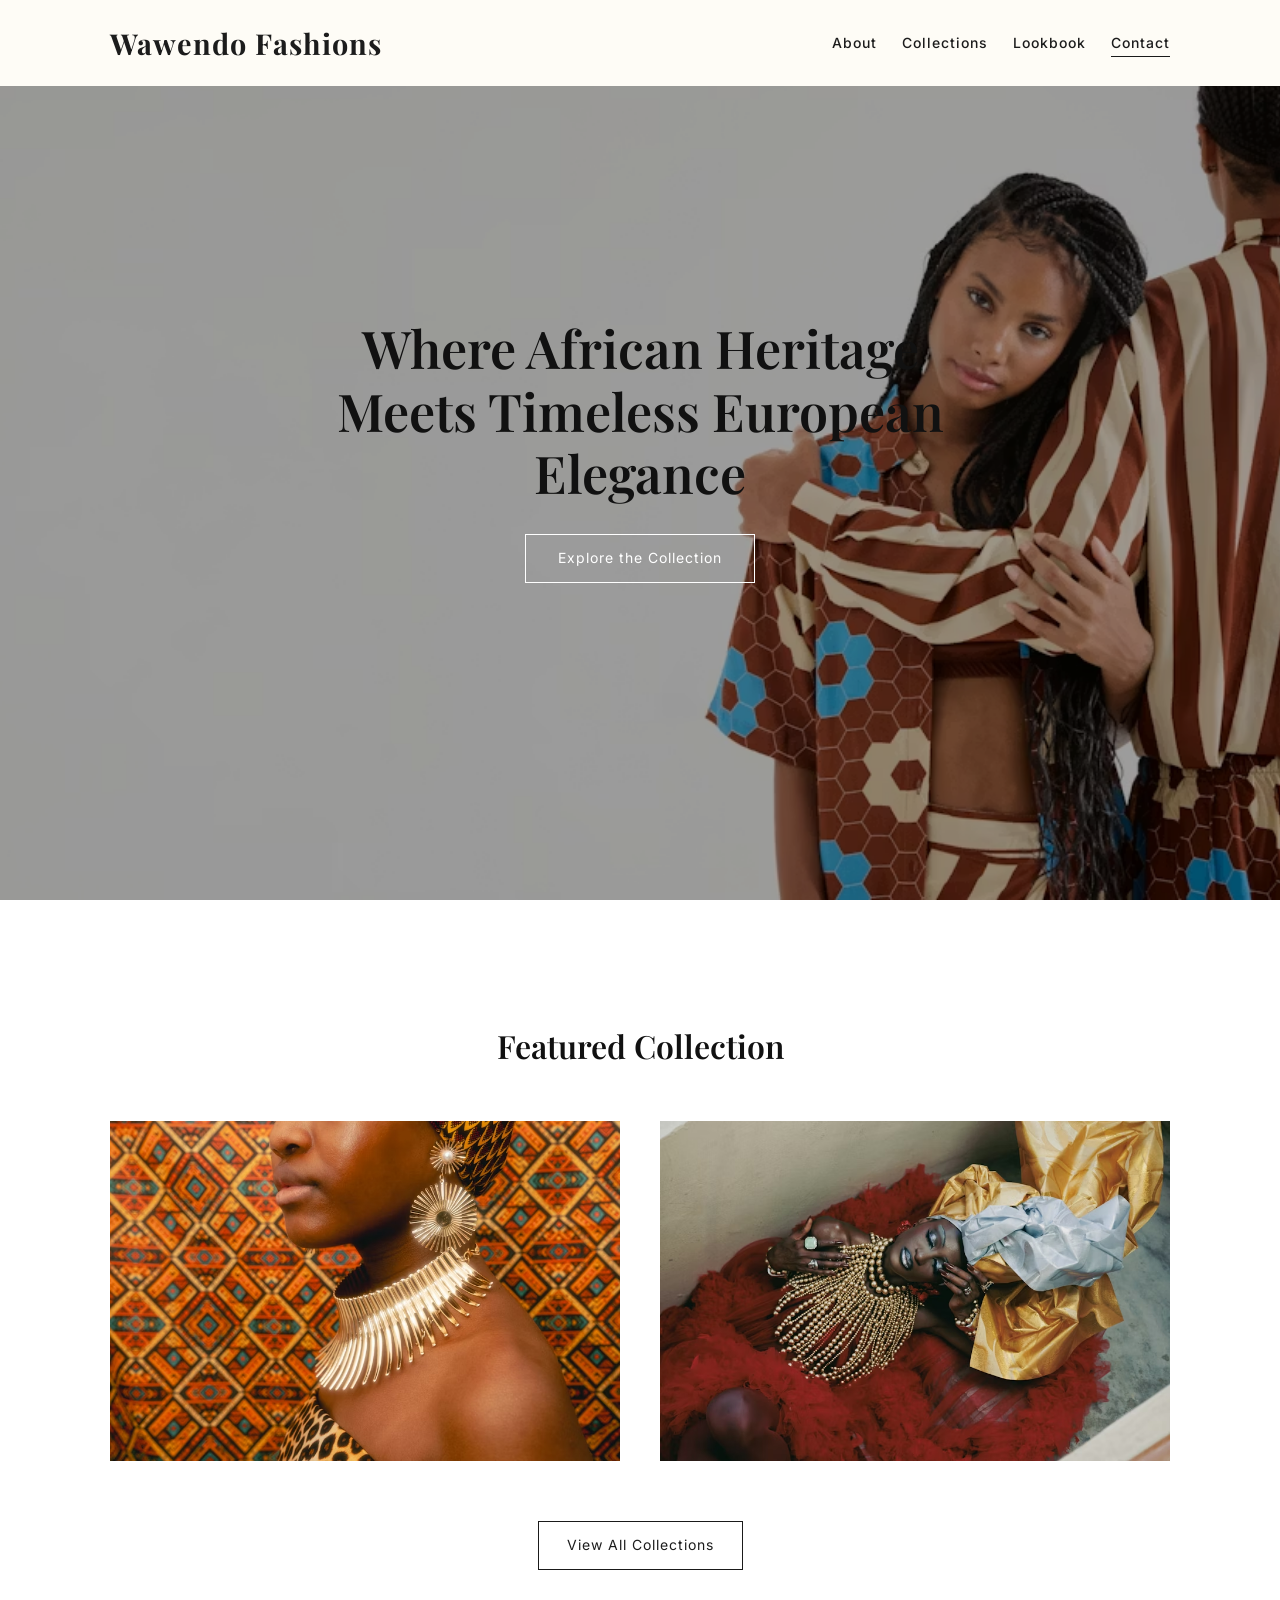
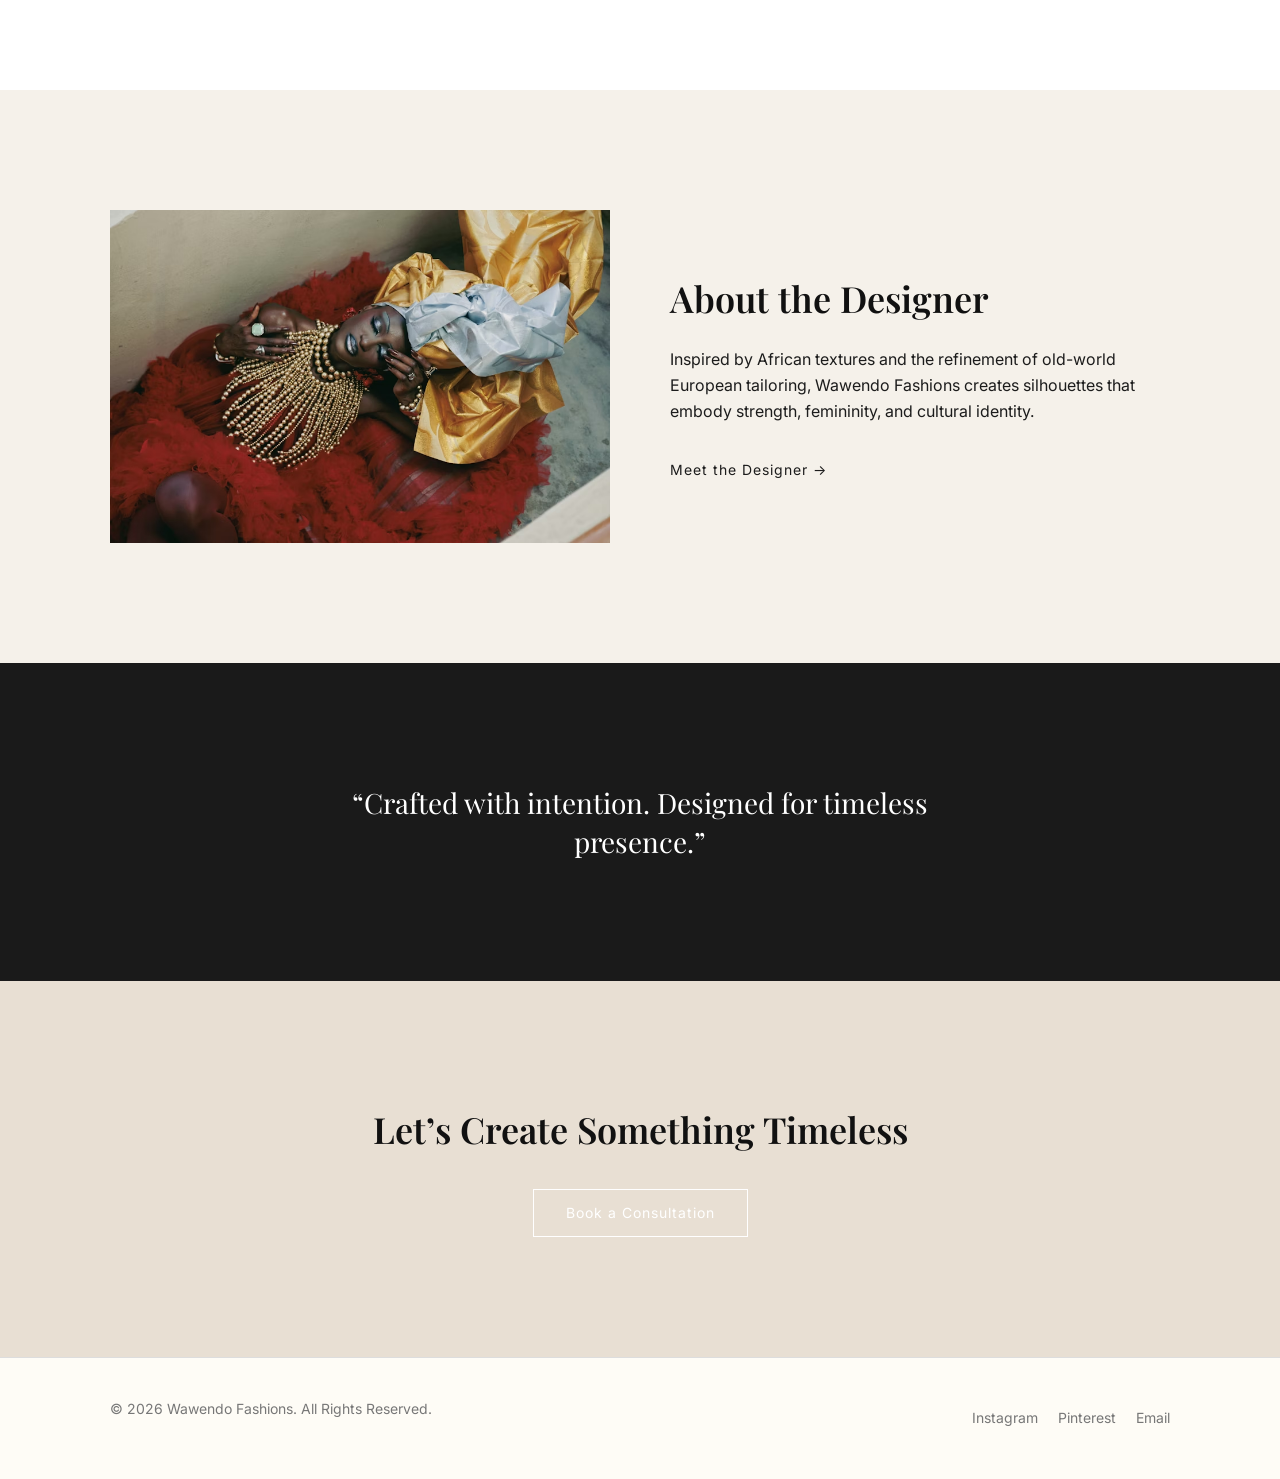
<file: index.html>
<!DOCTYPE html>
<html lang="en">
<head>
    <meta charset="UTF-8">
    <title>Wawendo Fashions | Modern Heritage Couture</title>
    <meta name="viewport" content="width=device-width, initial-scale=1.0">
    
    <!-- External CSS -->
    <link rel="stylesheet" href="styles.css">
    
    <!-- Google Fonts (Elegant Serif + Clean Sans) -->
    <link href="https://fonts.googleapis.com/css2?family=Playfair+Display:wght@400;600;700&family=Inter:wght@300;400;500&display=swap" rel="stylesheet">
</head>

<body>

    <!-- ================= NAVIGATION ================= -->
    <header class="header">
        <div class="container nav-container">
            <div class="logo">
                <a href="index.html">Wawendo Fashions</a>
            </div>

            <nav class="nav">
                <ul class="nav-links">
                    <li><a href="about.html">About</a></li>
                    <li><a href="collections.html">Collections</a></li>
                    <li><a href="lookbook.html">Lookbook</a></li>
                    <!-- <li><a href="services.html">Services</a></li> -->
                    <li><a href="contact.html" class="nav-cta">Contact</a></li>
                </ul>

                <!-- Mobile Menu Toggle -->
                <div class="menu-toggle" id="menu-toggle">
                    ☰
                </div>
            </nav>
        </div>
    </header>


    <!-- ================= HERO SECTION ================= -->
    <section class="hero">
        <div class="hero-overlay">
            <div class="hero-content">
                <h1>
                    Where African Heritage <br>
                    Meets Timeless European Elegance
                </h1>
                <a href="collections.html" class="btn-primary">
                    Explore the Collection
                </a>
            </div>
        </div>
    </section>


    <!-- ================= FEATURED COLLECTION PREVIEW ================= -->
    <section class="featured-collections">
        <div class="container">
            <h2 class="section-title">Featured Collection</h2>

            <div class="collection-grid">
                <div class="collection-item">
                    <img src="homepage.avif" alt="Editorial Look 1">
                </div>

                <div class="collection-item">
                    <img src="homepageimage.avif" alt="Editorial Look 2">
                </div>
            </div>

            <div class="collection-link">
                <a href="collections.html" class="btn-outline">
                    View All Collections
                </a>
            </div>
        </div>
    </section>


    <!-- ================= ABOUT PREVIEW ================= -->
    <section class="about-preview">
        <div class="container about-grid">

            <div class="about-image">
                <img src="homepageimage.avif" alt="Designer Portrait">
            </div>

            <div class="about-text">
                <h2>About the Designer</h2>
                <p>
                    Inspired by African textures and the refinement of old-world European tailoring,
                    Wawendo Fashions creates silhouettes that embody strength, femininity,
                    and cultural identity.
                </p>

                <a href="about.html" class="btn-text">
                    Meet the Designer →
                </a>
            </div>

        </div>
    </section>


    <!-- ================= TESTIMONIAL / BRAND STATEMENT ================= -->
    <section class="testimonial">
        <div class="container">
            <blockquote>
                “Crafted with intention. Designed for timeless presence.”
            </blockquote>
        </div>
    </section>


    <!-- ================= CALL TO ACTION ================= -->
    <section class="cta-section">
        <div class="container cta-content">
            <h2>Let’s Create Something Timeless</h2>
            <a href="contact.html" class="btn-primary">
                Book a Consultation
            </a>
        </div>
    </section>


    <!-- ================= FOOTER ================= -->
    <footer class="footer">
        <div class="container footer-content">
            <p>© 2026 Wawendo Fashions. All Rights Reserved.</p>

            <div class="social-links">
                <a href="#">Instagram</a>
                <a href="#">Pinterest</a>
                <a href="#">Email</a>
            </div>
        </div>
    </footer>


    <!-- ================= JS ================= -->
    <script src="main.js"></script>

</body>
</html>
</file>
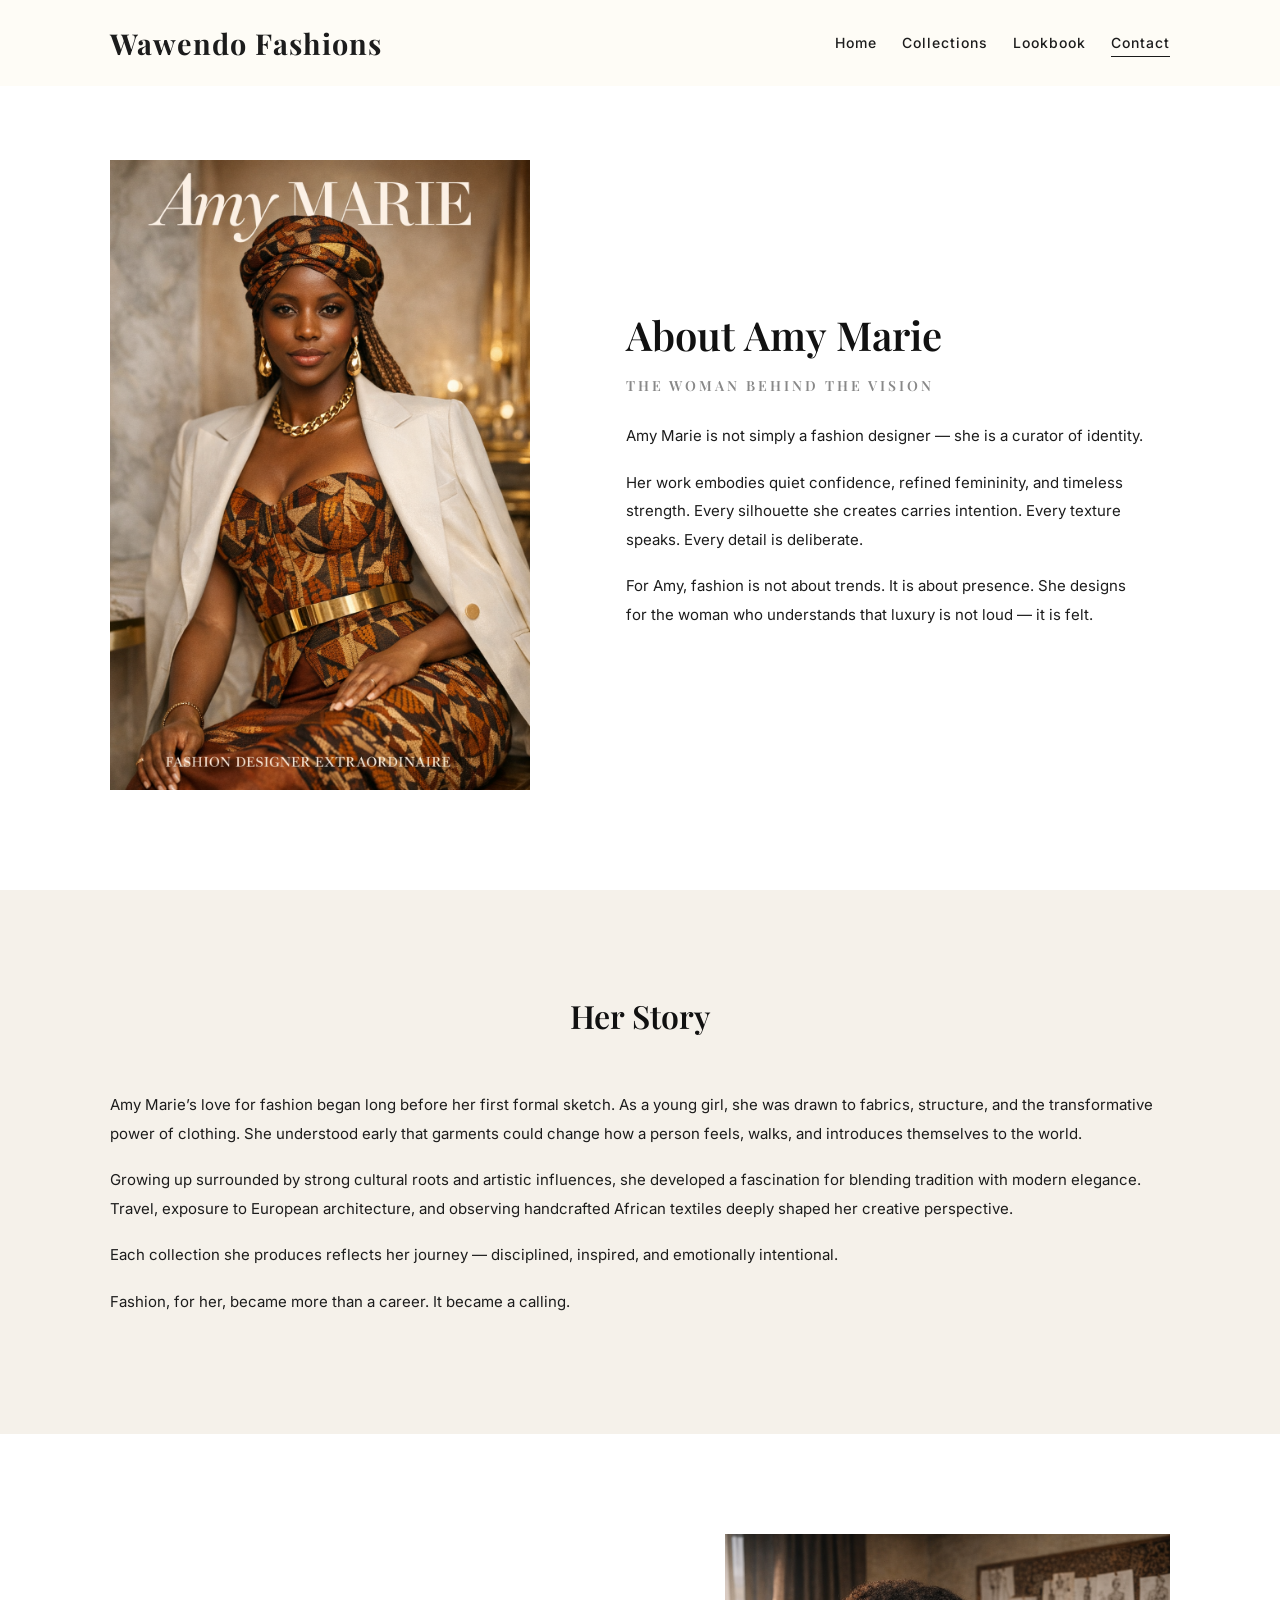
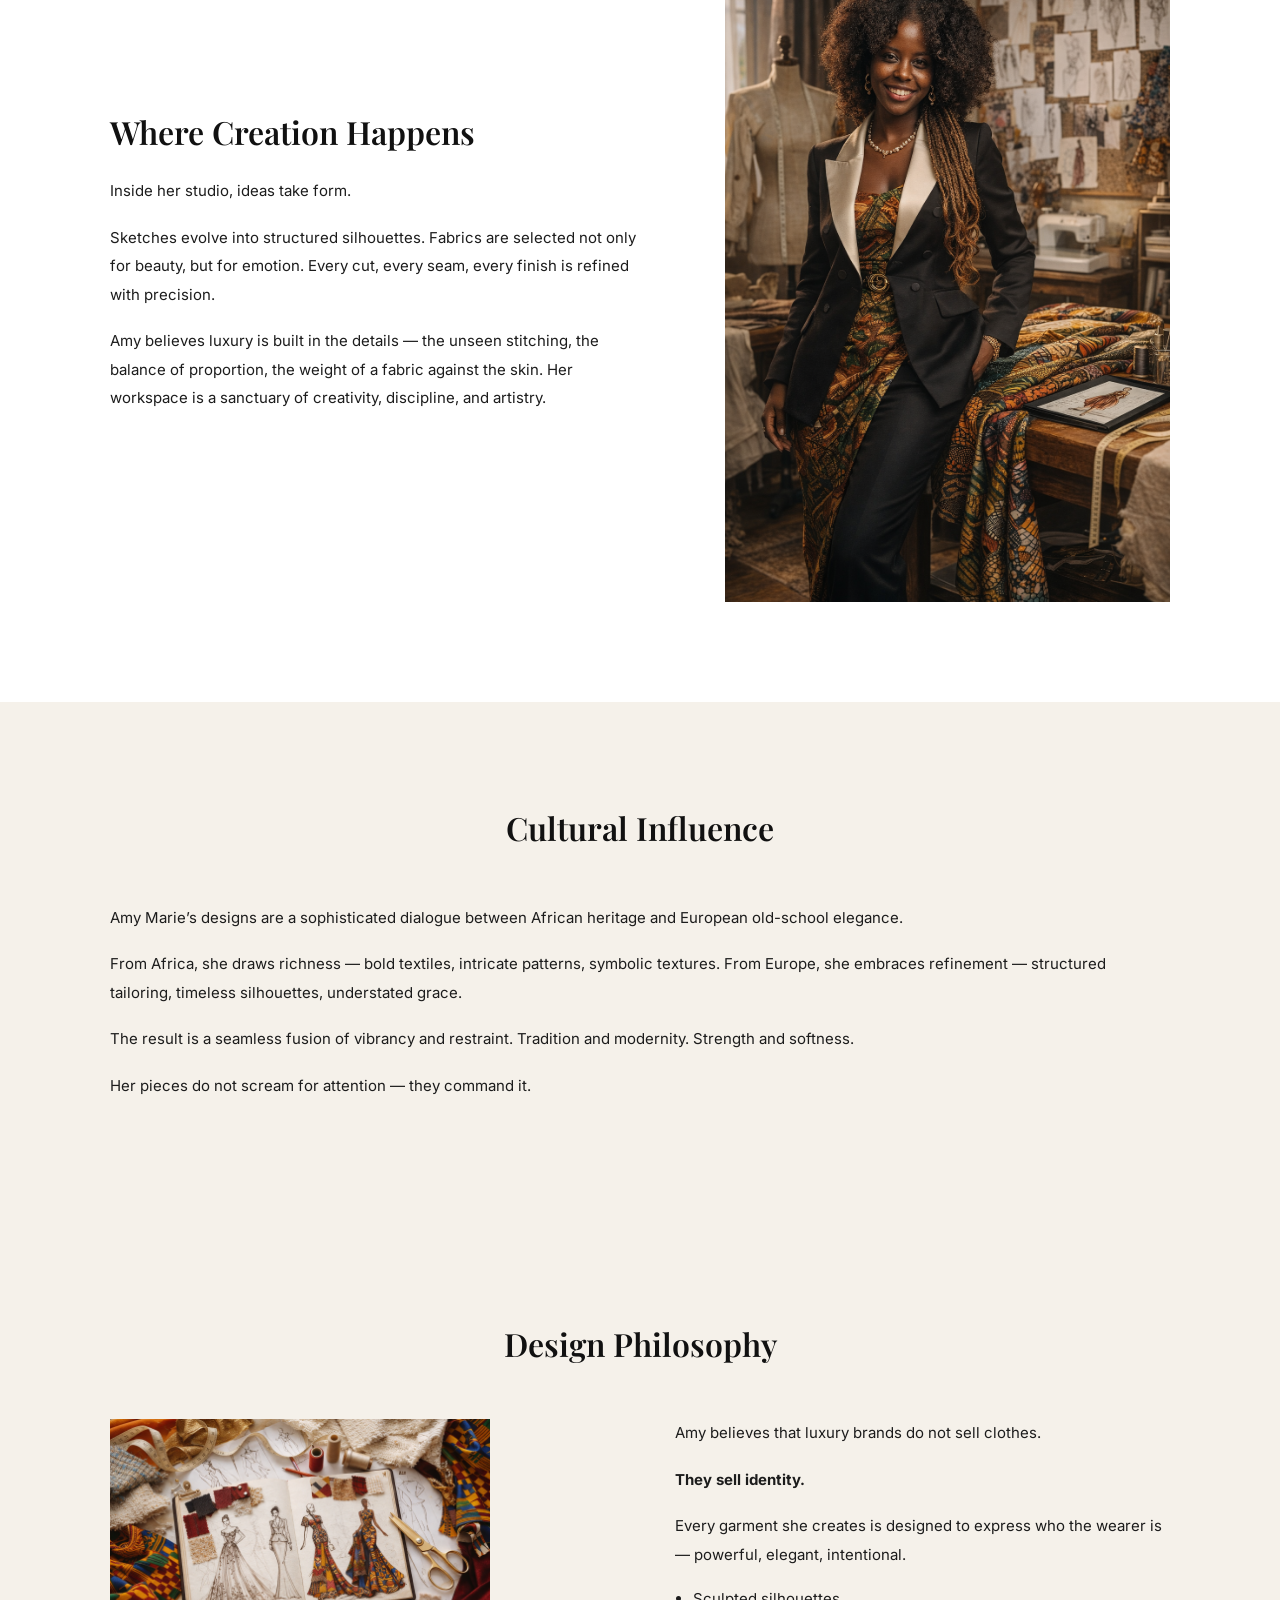
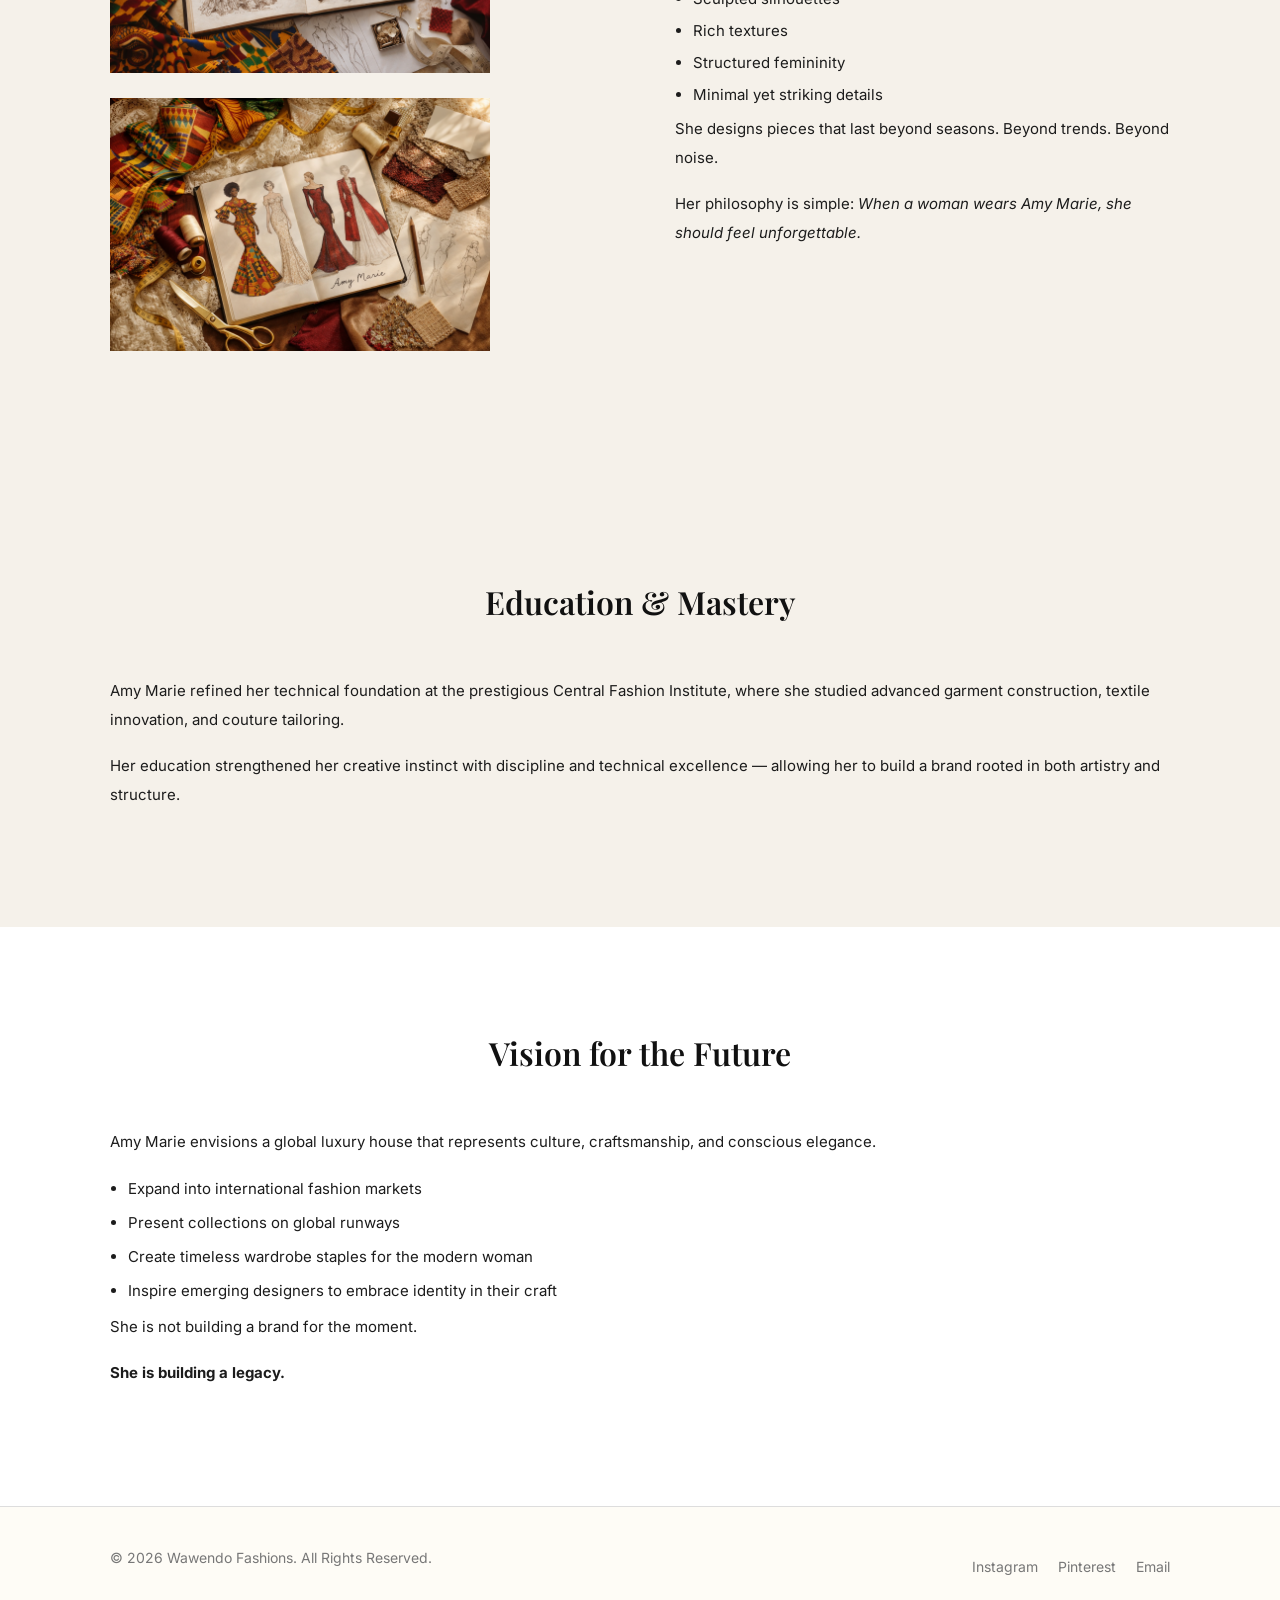
<file: about.html>
<!DOCTYPE html>
<html lang="en">
<head>
    <meta charset="UTF-8">
    <title>About Amy Marie | Wawendo Fashions</title>
    <meta name="viewport" content="width=device-width, initial-scale=1.0">
    
    <link rel="stylesheet" href="styles.css">
    
    <!-- Fonts -->
    <link href="https://fonts.googleapis.com/css2?family=Playfair+Display:wght@400;600;700&family=Inter:wght@300;400;500&display=swap" rel="stylesheet">
</head>

<body>

<!-- ================= HEADER ================= -->

<header class="header">
    <div class="container nav-container">
        <div class="logo">
            <a href="index.html">Wawendo Fashions</a>
        </div>

        <nav class="nav">
            <ul class="nav-links">
                <li><a href="index.html">Home</a></li>
                <!-- <li><a href="about.html">About</a></li> -->
                <li><a href="collections.html">Collections</a></li>
                <li><a href="lookbook.html">Lookbook</a></li>
                <!-- <li><a href="services.html">Services</a></li> -->
                <li><a href="contact.html" class="nav-cta">Contact</a></li>
            </ul>

            <div class="menu-toggle" id="menu-toggle">
                ☰
            </div>
        </nav>
    </div>
</header>


<!-- ================= HERO / INTRO ================= -->

<section class="about-hero-section">
    <div class="container about-hero-grid">
        
        <div class="about-hero-image">
            <img src="Portrait.png" alt="Amy Marie Portrait">
        </div>

        <div class="about-hero-text">
            <h1>About Amy Marie</h1>
            <h3 class="subtitle">The Woman Behind the Vision</h3>

            <p>
                Amy Marie is not simply a fashion designer — she is a curator of identity.
            </p>

            <p>
                Her work embodies quiet confidence, refined femininity, and timeless strength.
                Every silhouette she creates carries intention. Every texture speaks.
                Every detail is deliberate.
            </p>

            <p>
                For Amy, fashion is not about trends. It is about presence.
                She designs for the woman who understands that luxury is not loud — it is felt.
            </p>
        </div>

    </div>
</section>


<!-- ================= HER STORY ================= -->

<section class="about-section">
    <div class="container narrow-container">

        <h2 class="section-title">Her Story</h2>

        <p>
            Amy Marie’s love for fashion began long before her first formal sketch.
            As a young girl, she was drawn to fabrics, structure, and the transformative power of clothing.
            She understood early that garments could change how a person feels, walks,
            and introduces themselves to the world.
        </p>

        <p>
            Growing up surrounded by strong cultural roots and artistic influences,
            she developed a fascination for blending tradition with modern elegance.
            Travel, exposure to European architecture, and observing handcrafted African textiles
            deeply shaped her creative perspective.
        </p>

        <p>
            Each collection she produces reflects her journey — disciplined, inspired,
            and emotionally intentional.
        </p>

        <p>
            Fashion, for her, became more than a career. It became a calling.
        </p>

    </div>
</section>


<!-- ================= STUDIO SECTION ================= -->

<section class="studio-section">
    <div class="container about-hero-grid">

        <div class="studio-text">
            <h2>Where Creation Happens</h2>

            <p>
                Inside her studio, ideas take form.
            </p>

            <p>
                Sketches evolve into structured silhouettes. Fabrics are selected not only for beauty,
                but for emotion. Every cut, every seam, every finish is refined with precision.
            </p>

            <p>
                Amy believes luxury is built in the details — the unseen stitching,
                the balance of proportion, the weight of a fabric against the skin.
                Her workspace is a sanctuary of creativity, discipline, and artistry.
            </p>
        </div>

        <div class="studio-image">
            <img src="Studio.png" alt="Amy Marie Studio">
        </div>

    </div>
</section>


<!-- ================= CULTURAL INFLUENCE ================= -->

<section class="about-section">
    <div class="container narrow-container">

        <h2 class="section-title">Cultural Influence</h2>

        <p>
            Amy Marie’s designs are a sophisticated dialogue between African heritage
            and European old-school elegance.
        </p>

        <p>
            From Africa, she draws richness — bold textiles, intricate patterns, symbolic textures.
            From Europe, she embraces refinement — structured tailoring,
            timeless silhouettes, understated grace.
        </p>

        <p>
            The result is a seamless fusion of vibrancy and restraint.
            Tradition and modernity. Strength and softness.
        </p>

        <p>
            Her pieces do not scream for attention — they command it.
        </p>

    </div>
</section>


<!-- ================= DESIGN PHILOSOPHY ================= -->

<section class="philosophy-section">
    <div class="container">

        <h2 class="section-title">Design Philosophy</h2>

        <div class="philosophy-grid">

            <div class="philosophy-images">
                <img src="Inspiration.png" alt="Inspiration Image">
                <img src="creative2.png" alt="Creative Process">
            </div>

            <div class="philosophy-text">
                <p>
                    Amy believes that luxury brands do not sell clothes.
                </p>

                <p><strong>They sell identity.</strong></p>

                <p>
                    Every garment she creates is designed to express who the wearer is —
                    powerful, elegant, intentional.
                </p>

                <ul>
                    <li>Sculpted silhouettes</li>
                    <li>Rich textures</li>
                    <li>Structured femininity</li>
                    <li>Minimal yet striking details</li>
                </ul>

                <p>
                    She designs pieces that last beyond seasons.
                    Beyond trends. Beyond noise.
                </p>

                <p>
                    Her philosophy is simple:
                    <em>When a woman wears Amy Marie, she should feel unforgettable.</em>
                </p>
            </div>

        </div>
    </div>
</section>


<!-- ================= EDUCATION ================= -->

<section class="about-section">
    <div class="container narrow-container">

        <h2 class="section-title">Education & Mastery</h2>

        <p>
            Amy Marie refined her technical foundation at the prestigious Central Fashion Institute,
            where she studied advanced garment construction, textile innovation,
            and couture tailoring.
        </p>

        <p>
            Her education strengthened her creative instinct with discipline
            and technical excellence — allowing her to build a brand rooted
            in both artistry and structure.
        </p>

    </div>
</section>


<!-- ================= VISION ================= -->

<section class="about-section final-section">
    <div class="container narrow-container">

        <h2 class="section-title">Vision for the Future</h2>

        <p>
            Amy Marie envisions a global luxury house that represents culture,
            craftsmanship, and conscious elegance.
        </p>

        <ul>
            <li>Expand into international fashion markets</li>
            <li>Present collections on global runways</li>
            <li>Create timeless wardrobe staples for the modern woman</li>
            <li>Inspire emerging designers to embrace identity in their craft</li>
        </ul>

        <p>
            She is not building a brand for the moment.
        </p>

        <p><strong>She is building a legacy.</strong></p>

    </div>
</section>


<!-- ================= FOOTER ================= -->

<footer class="footer">
    <div class="container footer-content">
        <p>© 2026 Wawendo Fashions. All Rights Reserved.</p>

        <div class="social-links">
            <a href="#">Instagram</a>
            <a href="#">Pinterest</a>
            <a href="#">Email</a>
        </div>
    </div>
</footer>


<script src="main.js"></script>

</body>
</html>
</file>
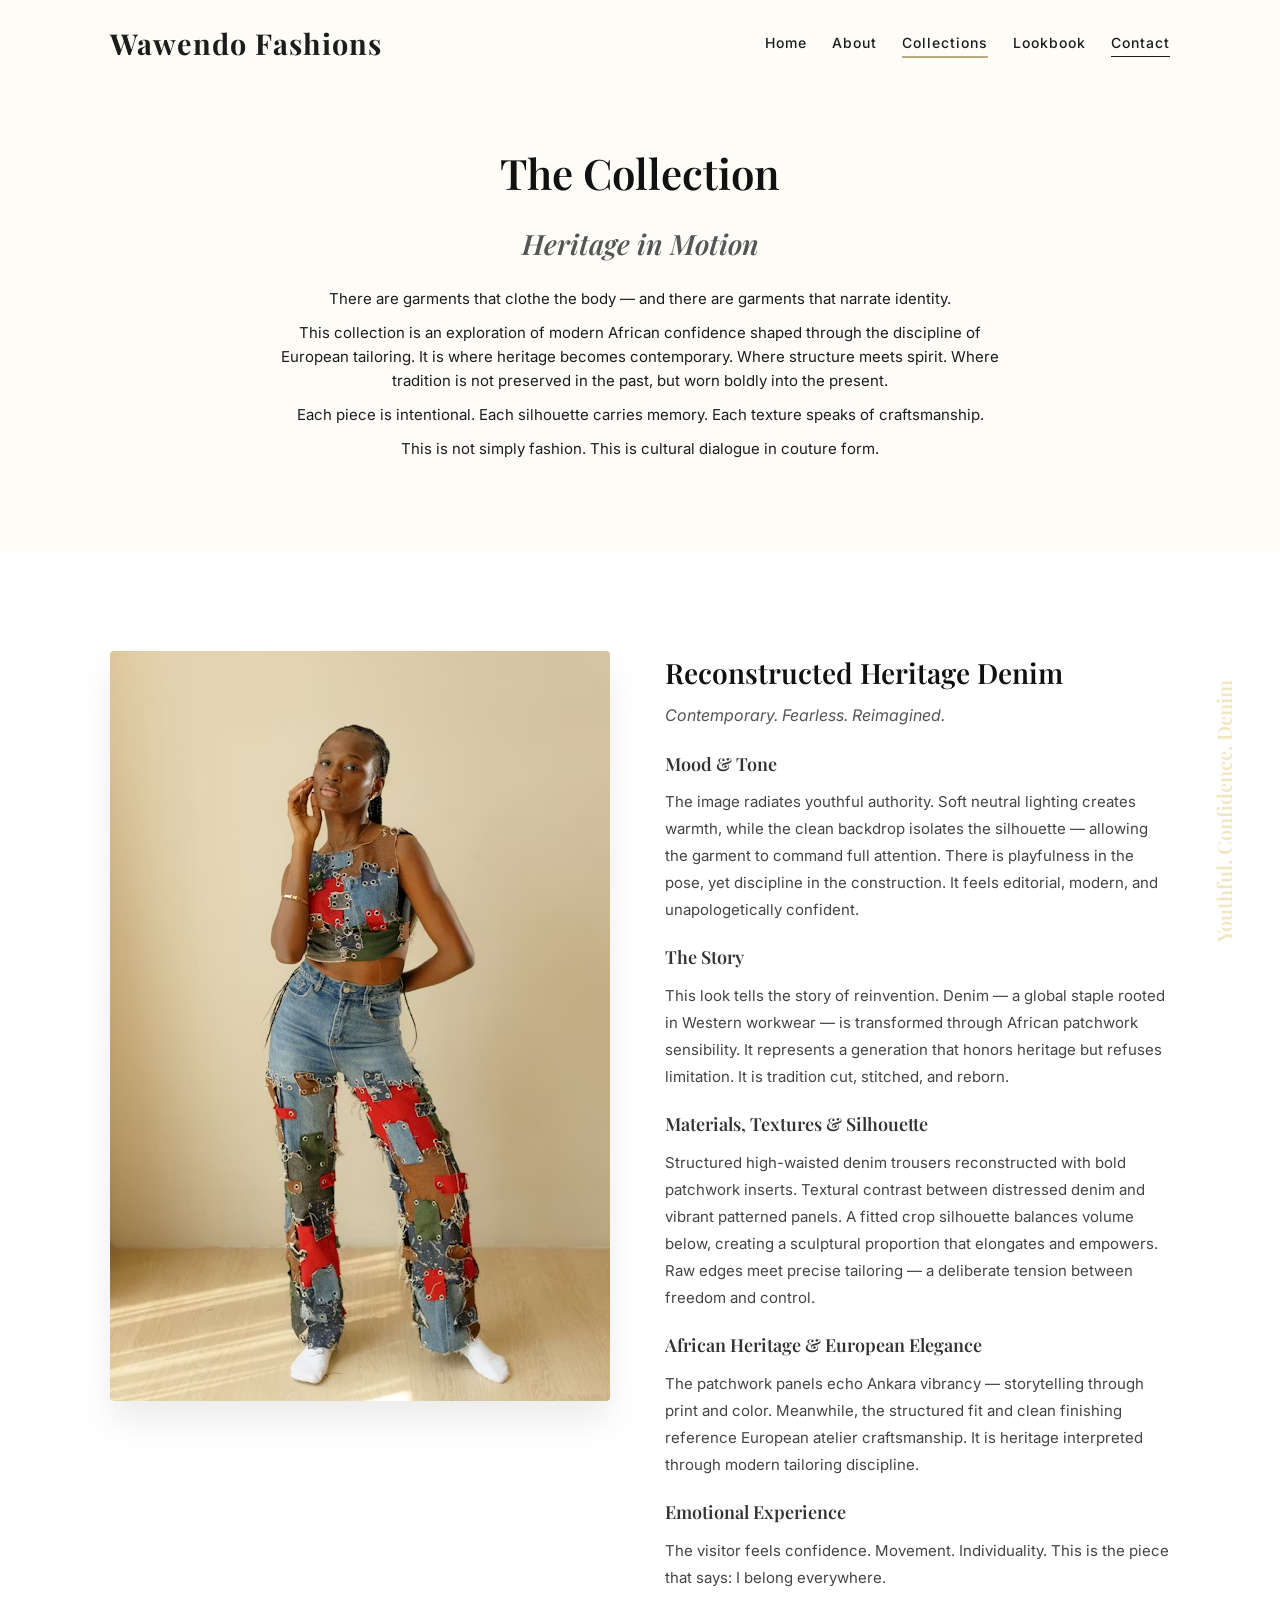
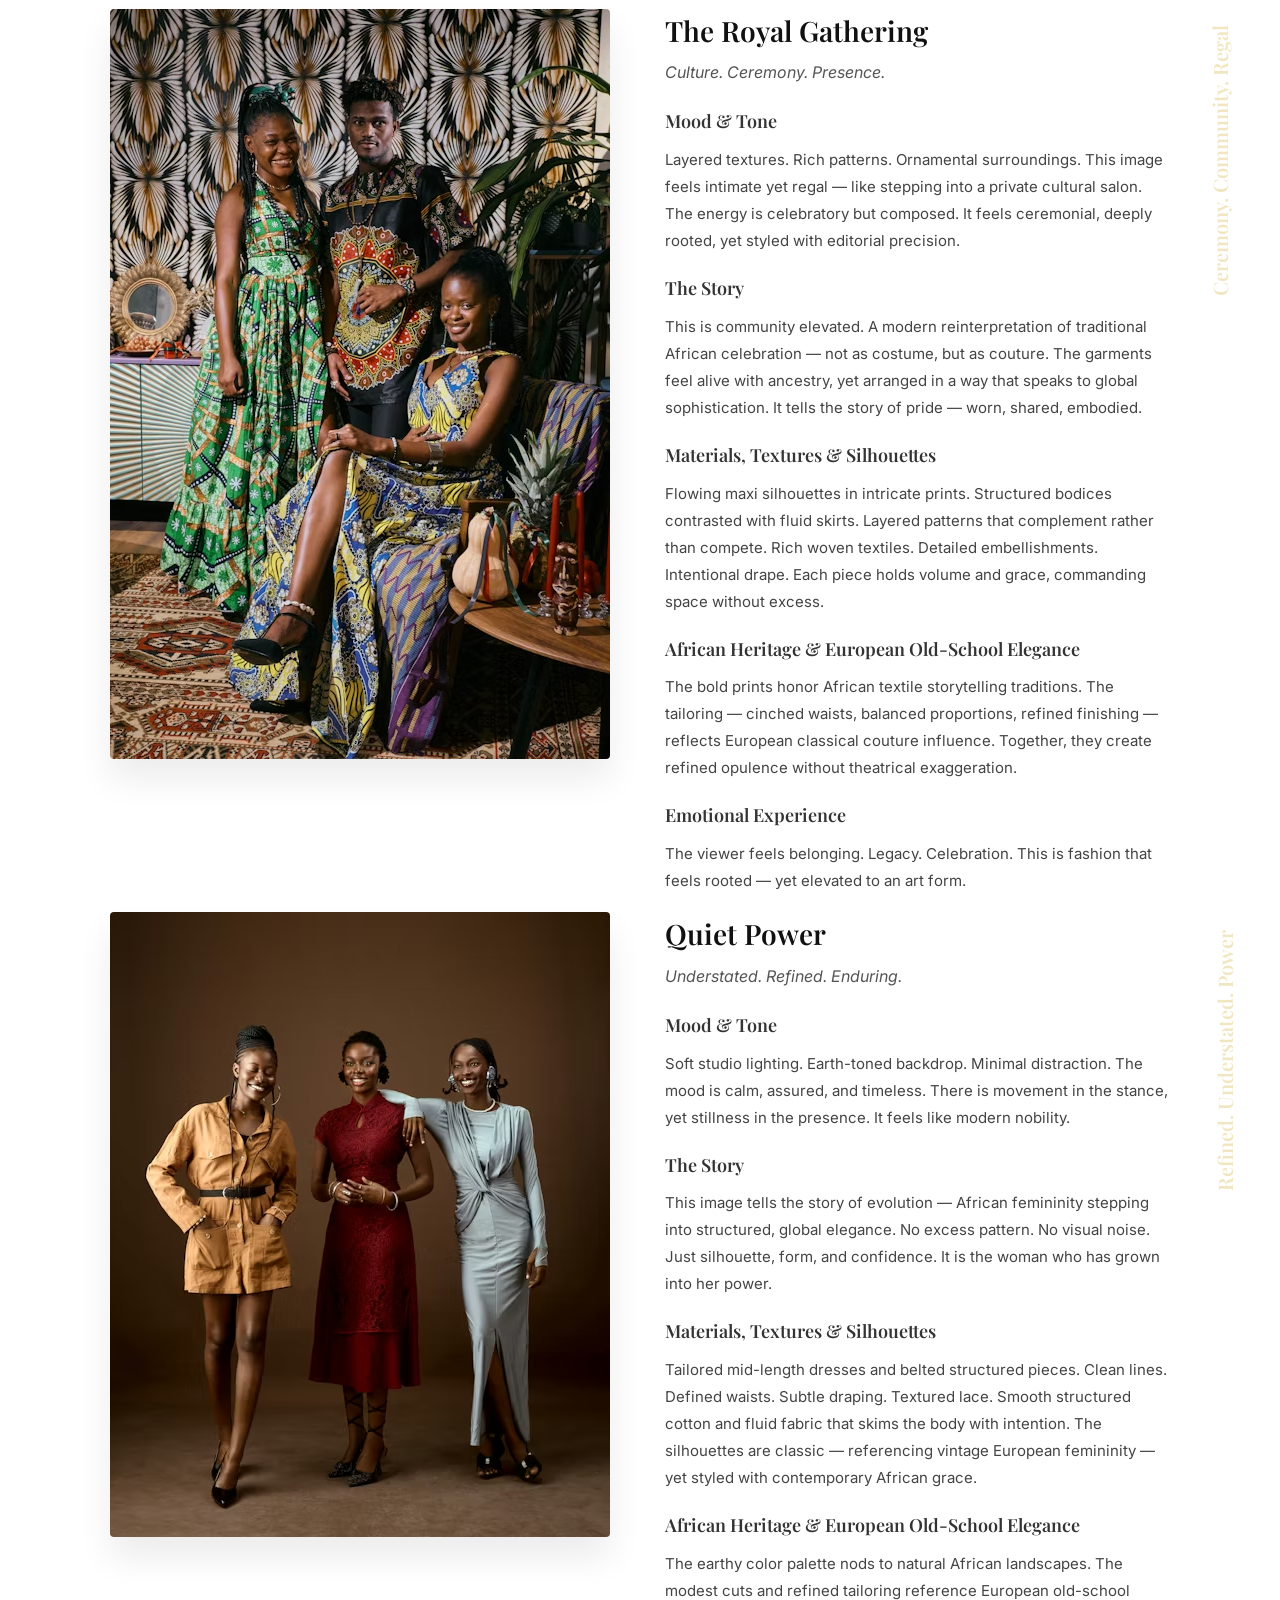
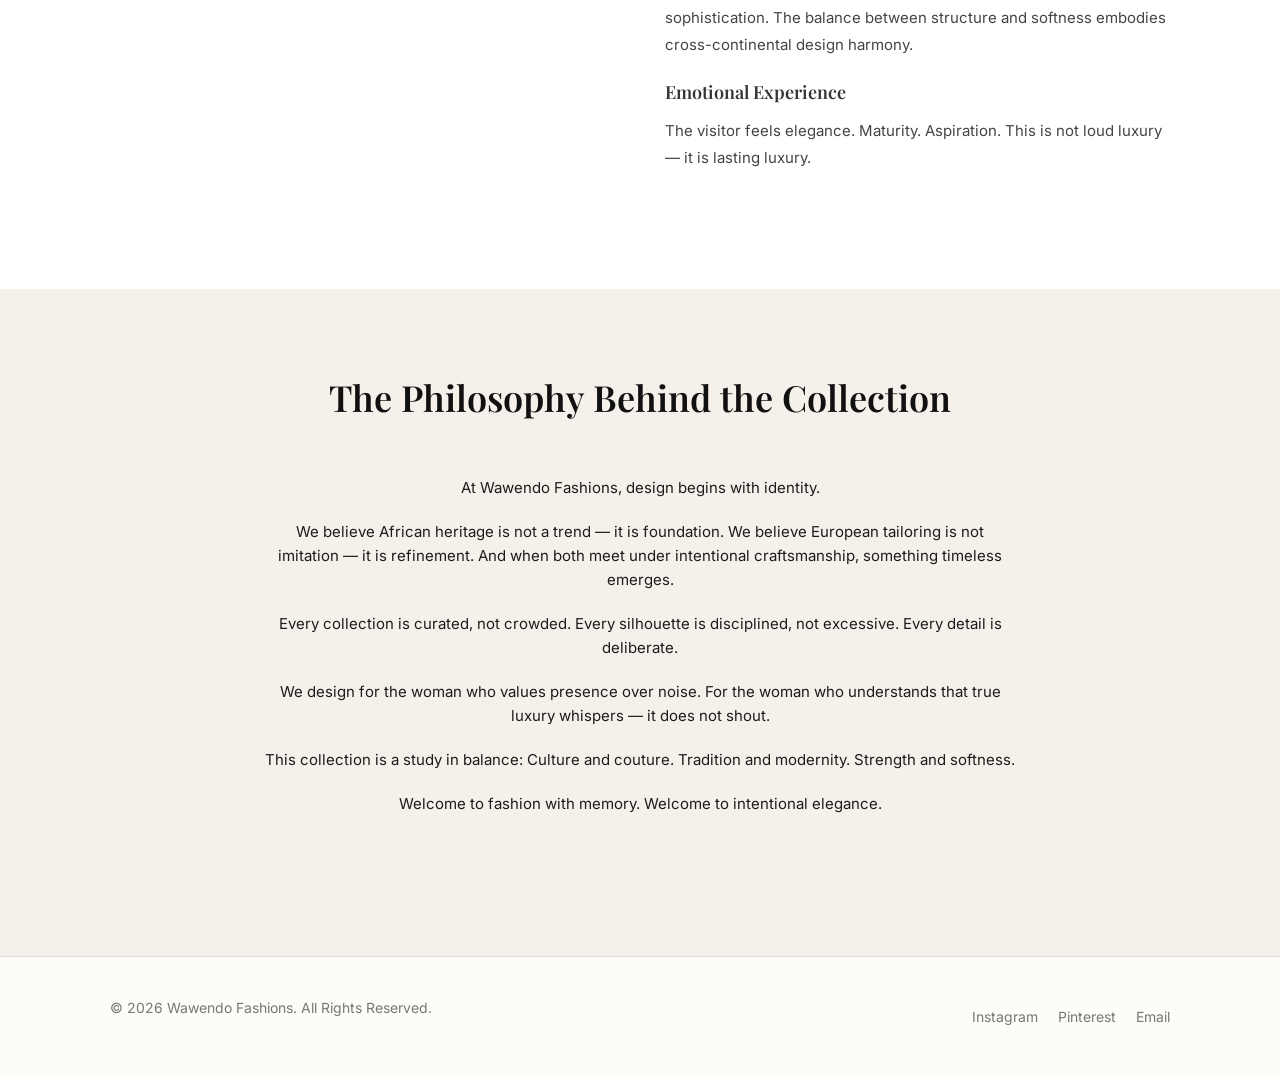
<file: collections.html>
<!DOCTYPE html>
<html lang="en">
<head>
    <meta charset="UTF-8">
    <title>Collections | Wawendo Fashions</title>
    <meta name="viewport" content="width=device-width, initial-scale=1.0">

    <!-- External CSS -->
    <link rel="stylesheet" href="styles.css">

    <!-- Luxury fonts -->
    <link href="https://fonts.googleapis.com/css2?family=Playfair+Display:wght@400;600;700&family=Inter:wght@300;400;500&display=swap" rel="stylesheet">
</head>
<body>

<!-- ================= HEADER ================= -->
<header class="header">
    <div class="container nav-container">
        <div class="logo"><a href="index.html">Wawendo Fashions</a></div>

        <nav class="nav">
            <ul class="nav-links">
                <li><a href="index.html">Home</a></li>
                <li><a href="about.html">About</a></li>
                <li><a href="index.html" class="active">Collections</a></li>
                <li><a href="lookbook.html">Lookbook</a></li>
                <!-- <li><a href="services.html">Services</a></li> -->
                <li><a href="contact.html" class="nav-cta">Contact</a></li>
            </ul>
            <div class="menu-toggle" id="menu-toggle">☰</div>
        </nav>
    </div>
</header>

<!-- ================= HERO / COLLECTION INTRO ================= -->
<section class="collection-hero-section">
    <div class="container narrow-container">
        <h1 class="section-title">The Collection</h1>
        <h2 class="collection-name">Heritage in Motion</h2>
        <p class="collection-intro">
            There are garments that clothe the body — and there are garments that narrate identity.
        </p>
        <p>
            This collection is an exploration of modern African confidence shaped through the discipline of European tailoring. 
            It is where heritage becomes contemporary. Where structure meets spirit. Where tradition is not preserved in the past, but worn boldly into the present.
        </p>
        <p>Each piece is intentional. Each silhouette carries memory. Each texture speaks of craftsmanship.</p>
        <p>This is not simply fashion. This is cultural dialogue in couture form.</p>
    </div>
</section>

<!-- ================= FEATURED IMAGE SECTIONS ================= -->

<section class="collection-image-section">
    <div class="container image-block" data-keywords="Youthful. Confidence. Denim">
        <img src="demimmixedjeans.avif" alt="Reconstructed Heritage Denim" class="collection-img">
        <div class="image-text">
            <h3 class="image-title">Reconstructed Heritage Denim</h3>
            <p class="image-subtitle">Contemporary. Fearless. Reimagined.</p>
            <h4>Mood & Tone</h4>
            <p>The image radiates youthful authority. Soft neutral lighting creates warmth, while the clean backdrop isolates the silhouette — allowing the garment to command full attention. There is playfulness in the pose, yet discipline in the construction. It feels editorial, modern, and unapologetically confident.</p>
            <h4>The Story</h4>
            <p>This look tells the story of reinvention. Denim — a global staple rooted in Western workwear — is transformed through African patchwork sensibility. It represents a generation that honors heritage but refuses limitation. It is tradition cut, stitched, and reborn.</p>
            <h4>Materials, Textures & Silhouette</h4>
            <p>Structured high-waisted denim trousers reconstructed with bold patchwork inserts. Textural contrast between distressed denim and vibrant patterned panels. A fitted crop silhouette balances volume below, creating a sculptural proportion that elongates and empowers. Raw edges meet precise tailoring — a deliberate tension between freedom and control.</p>
            <h4>African Heritage & European Elegance</h4>
            <p>The patchwork panels echo Ankara vibrancy — storytelling through print and color. Meanwhile, the structured fit and clean finishing reference European atelier craftsmanship. It is heritage interpreted through modern tailoring discipline.</p>
            <h4>Emotional Experience</h4>
            <p>The visitor feels confidence. Movement. Individuality. This is the piece that says: I belong everywhere.</p>
        </div>
    </div>

    <div class="container image-block" data-keywords="Ceremony. Community. Regal">
        <img src="three.avif" alt="The Royal Gathering" class="collection-img">
        <div class="image-text">
            <h3 class="image-title">The Royal Gathering</h3>
            <p class="image-subtitle">Culture. Ceremony. Presence.</p>
            <h4>Mood & Tone</h4>
            <p>Layered textures. Rich patterns. Ornamental surroundings. This image feels intimate yet regal — like stepping into a private cultural salon. The energy is celebratory but composed. It feels ceremonial, deeply rooted, yet styled with editorial precision.</p>
            <h4>The Story</h4>
            <p>This is community elevated. A modern reinterpretation of traditional African celebration — not as costume, but as couture. The garments feel alive with ancestry, yet arranged in a way that speaks to global sophistication. It tells the story of pride — worn, shared, embodied.</p>
            <h4>Materials, Textures & Silhouettes</h4>
            <p>Flowing maxi silhouettes in intricate prints. Structured bodices contrasted with fluid skirts. Layered patterns that complement rather than compete. Rich woven textiles. Detailed embellishments. Intentional drape. Each piece holds volume and grace, commanding space without excess.</p>
            <h4>African Heritage & European Old-School Elegance</h4>
            <p>The bold prints honor African textile storytelling traditions. The tailoring — cinched waists, balanced proportions, refined finishing — reflects European classical couture influence. Together, they create refined opulence without theatrical exaggeration.</p>
            <h4>Emotional Experience</h4>
            <p>The viewer feels belonging. Legacy. Celebration. This is fashion that feels rooted — yet elevated to an art form.</p>
        </div>
    </div>

    <div class="container image-block" data-keywords="Refined. Understated. Power">
        <img src="3women.avif" alt="Quiet Power" class="collection-img">
        <div class="image-text">
            <h3 class="image-title">Quiet Power</h3>
            <p class="image-subtitle">Understated. Refined. Enduring.</p>
            <h4>Mood & Tone</h4>
            <p>Soft studio lighting. Earth-toned backdrop. Minimal distraction. The mood is calm, assured, and timeless. There is movement in the stance, yet stillness in the presence. It feels like modern nobility.</p>
            <h4>The Story</h4>
            <p>This image tells the story of evolution — African femininity stepping into structured, global elegance. No excess pattern. No visual noise. Just silhouette, form, and confidence. It is the woman who has grown into her power.</p>
            <h4>Materials, Textures & Silhouettes</h4>
            <p>Tailored mid-length dresses and belted structured pieces. Clean lines. Defined waists. Subtle draping. Textured lace. Smooth structured cotton and fluid fabric that skims the body with intention. The silhouettes are classic — referencing vintage European femininity — yet styled with contemporary African grace.</p>
            <h4>African Heritage & European Old-School Elegance</h4>
            <p>The earthy color palette nods to natural African landscapes. The modest cuts and refined tailoring reference European old-school sophistication. The balance between structure and softness embodies cross-continental design harmony.</p>
            <h4>Emotional Experience</h4>
            <p>The visitor feels elegance. Maturity. Aspiration. This is not loud luxury — it is lasting luxury.</p>
        </div>
    </div>
</section>

<!-- ================= COLLECTION PHILOSOPHY ================= -->
<section class="collection-philosophy-section">
    <div class="container narrow-container">
        <h2 class="section-title">The Philosophy Behind the Collection</h2>
        <p>At Wawendo Fashions, design begins with identity.</p>
        <p>We believe African heritage is not a trend — it is foundation. We believe European tailoring is not imitation — it is refinement. And when both meet under intentional craftsmanship, something timeless emerges.</p>
        <p>Every collection is curated, not crowded. Every silhouette is disciplined, not excessive. Every detail is deliberate.</p>
        <p>We design for the woman who values presence over noise. For the woman who understands that true luxury whispers — it does not shout.</p>
        <p>This collection is a study in balance: Culture and couture. Tradition and modernity. Strength and softness.</p>
        <p>Welcome to fashion with memory. Welcome to intentional elegance.</p>
    </div>
</section>

<!-- ================= FOOTER ================= -->
<footer class="footer">
    <div class="container footer-content">
        <p>© 2026 Wawendo Fashions. All Rights Reserved.</p>
        <div class="social-links">
            <a href="#">Instagram</a>
            <a href="#">Pinterest</a>
            <a href="#">Email</a>
        </div>
    </div>
</footer>

<script src="main.js"></script>
</body>
</html>
</file>
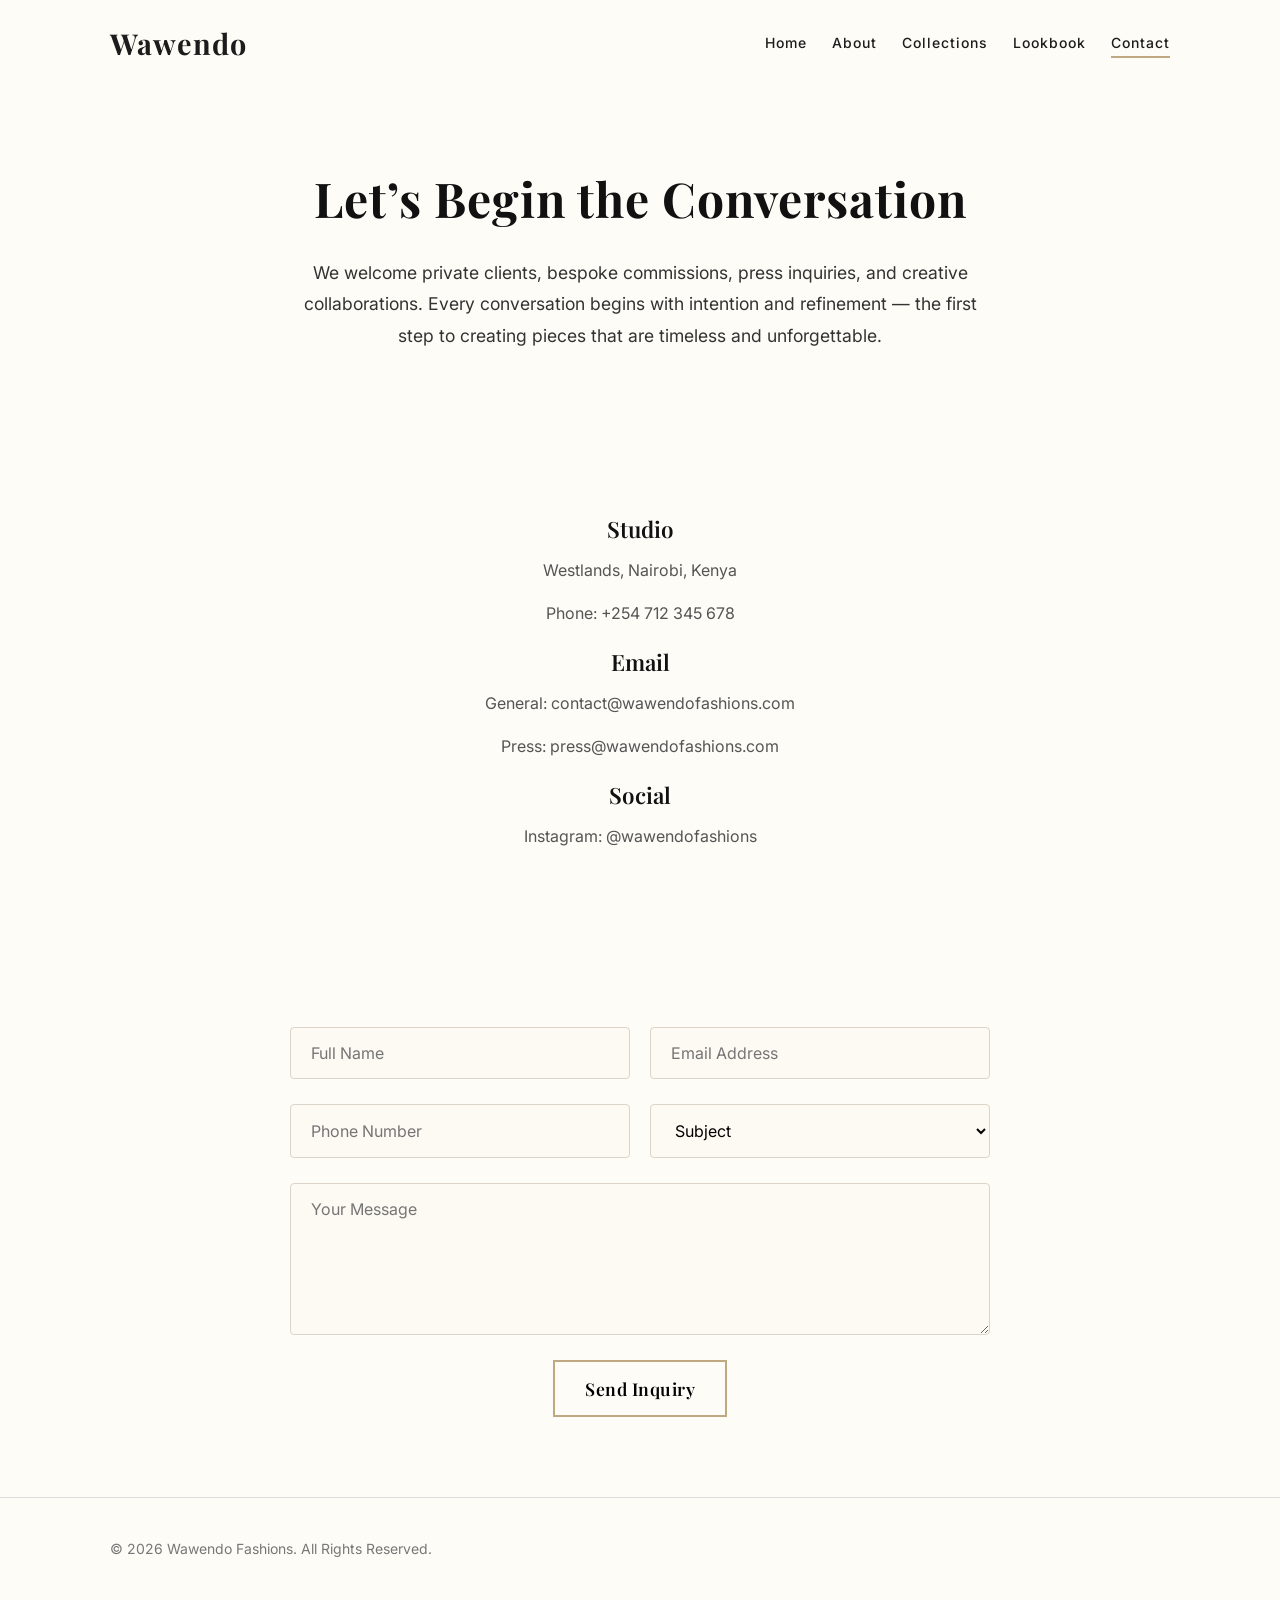
<file: contact.html>
<!DOCTYPE html>
<html lang="en">
<head>
  <meta charset="UTF-8">
  <title>Contact | Wawendo Fashions</title>
  <meta name="viewport" content="width=device-width, initial-scale=1.0">

  <!-- Google Fonts for luxury feel -->
  <link href="https://fonts.googleapis.com/css2?family=Playfair+Display:wght@400;500;600;700&family=Inter:wght@300;400;500&display=swap" rel="stylesheet">

  <link rel="stylesheet" href="styles.css">
</head>
<body>

  <!-- =========================
       HEADER / NAVIGATION
  ========================== -->
  <header class="header">
    <div class="container nav-container">
      <div class="logo">
        <a href="index.html">Wawendo</a>
      </div>
      <nav>
        <ul class="nav-links">
          <li><a href="index.html">Home</a></li>
          <li><a href="about.html">About</a></li>
          <li><a href="collections.html">Collections</a></li>
          <li><a href="lookbook.html">Lookbook</a></li>
          <li><a href="contact.html" class="active">Contact</a></li>
        </ul>
      </nav>
      <div id="menu-toggle" class="menu-toggle">☰</div>
    </div>
  </header>

  <!-- =========================
       HERO / INTRO SECTION
  ========================== -->
  <section class="contact-hero">
    <div class="container hero-container">
      <h1>Let’s Begin the Conversation</h1>
      <p>
        We welcome private clients, bespoke commissions, press inquiries, and creative collaborations. 
        Every conversation begins with intention and refinement — the first step to creating pieces 
        that are timeless and unforgettable.
      </p>
    </div>
  </section>

  <!-- =========================
       CONTACT INFORMATION
  ========================== -->
  <section class="contact-info">
    <div class="container info-container">
      <div class="info-item">
        <h3>Studio</h3>
        <p>Westlands, Nairobi, Kenya</p>
        <p>Phone: +254 712 345 678</p>
      </div>
      <div class="info-item">
        <h3>Email</h3>
        <p>General: contact@wawendofashions.com</p>
        <p>Press: press@wawendofashions.com</p>
      </div>
      <div class="info-item">
        <h3>Social</h3>
        <p>Instagram: @wawendofashions</p>
      </div>
    </div>
  </section>

  <!-- =========================
       CONTACT FORM
  ========================== -->
  <section class="contact-form-section">
    <div class="container form-container">
      <form action="#" method="POST" class="contact-form">
        <div class="form-row">
          <input type="text" name="name" placeholder="Full Name" required>
          <input type="email" name="email" placeholder="Email Address" required>
        </div>
        <div class="form-row">
          <input type="tel" name="phone" placeholder="Phone Number">
          <select name="subject" required>
            <option value="" disabled selected>Subject</option>
            <option value="custom-order">Custom Order</option>
            <option value="appointment">Appointment</option>
            <option value="press">Press Inquiry</option>
            <option value="collaboration">Collaboration</option>
            <option value="general">General Inquiry</option>
          </select>
        </div>
        <div class="form-row">
          <textarea name="message" placeholder="Your Message" rows="6" required></textarea>
        </div>
        <div class="form-row submit-row">
          <button type="submit">Send Inquiry</button>
        </div>
      </form>
    </div>
  </section>

  <!-- =========================
       FOOTER
  ========================== -->
  <footer class="footer">
    <div class="container footer-content">
      <p>© 2026 Wawendo Fashions. All Rights Reserved.</p>
    </div>
  </footer>

  <!-- =========================
       MAIN JS
  ========================== -->
  <script src="main.js"></script>

</body>
</html>
</file>
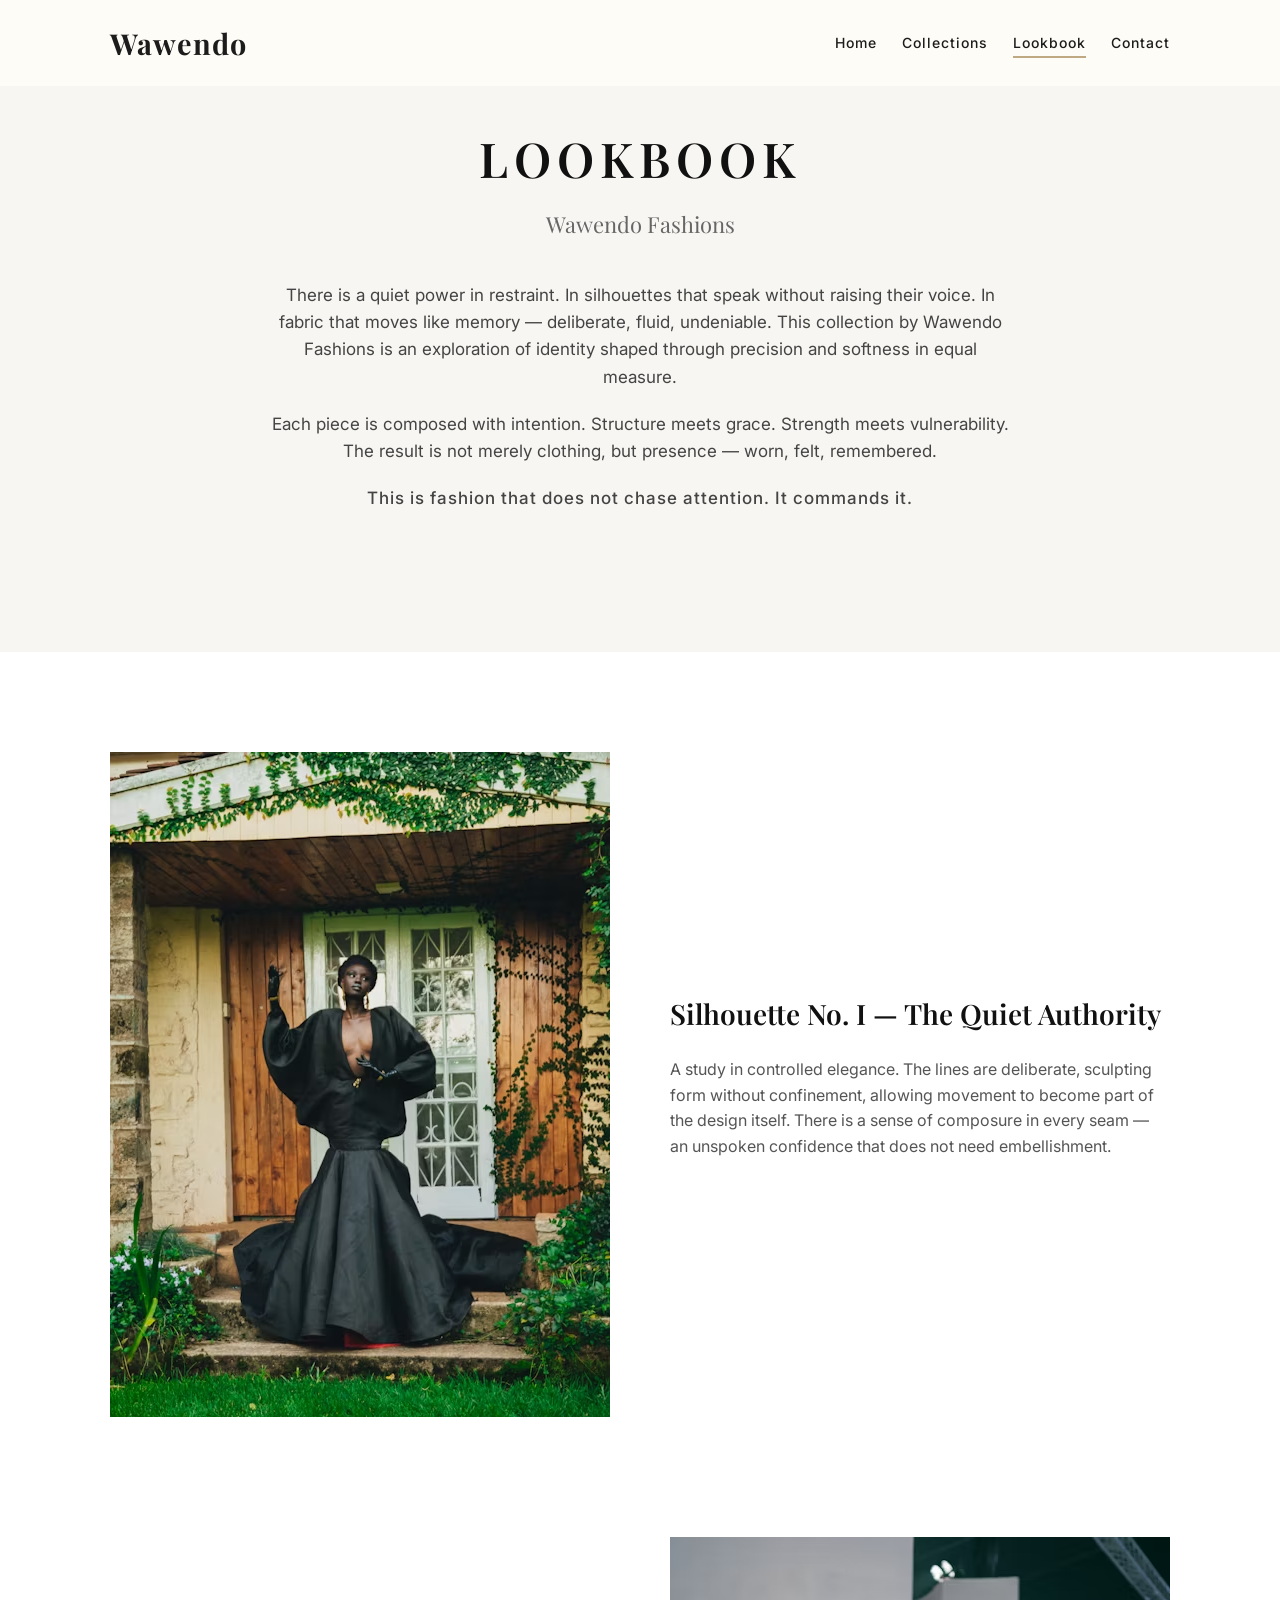
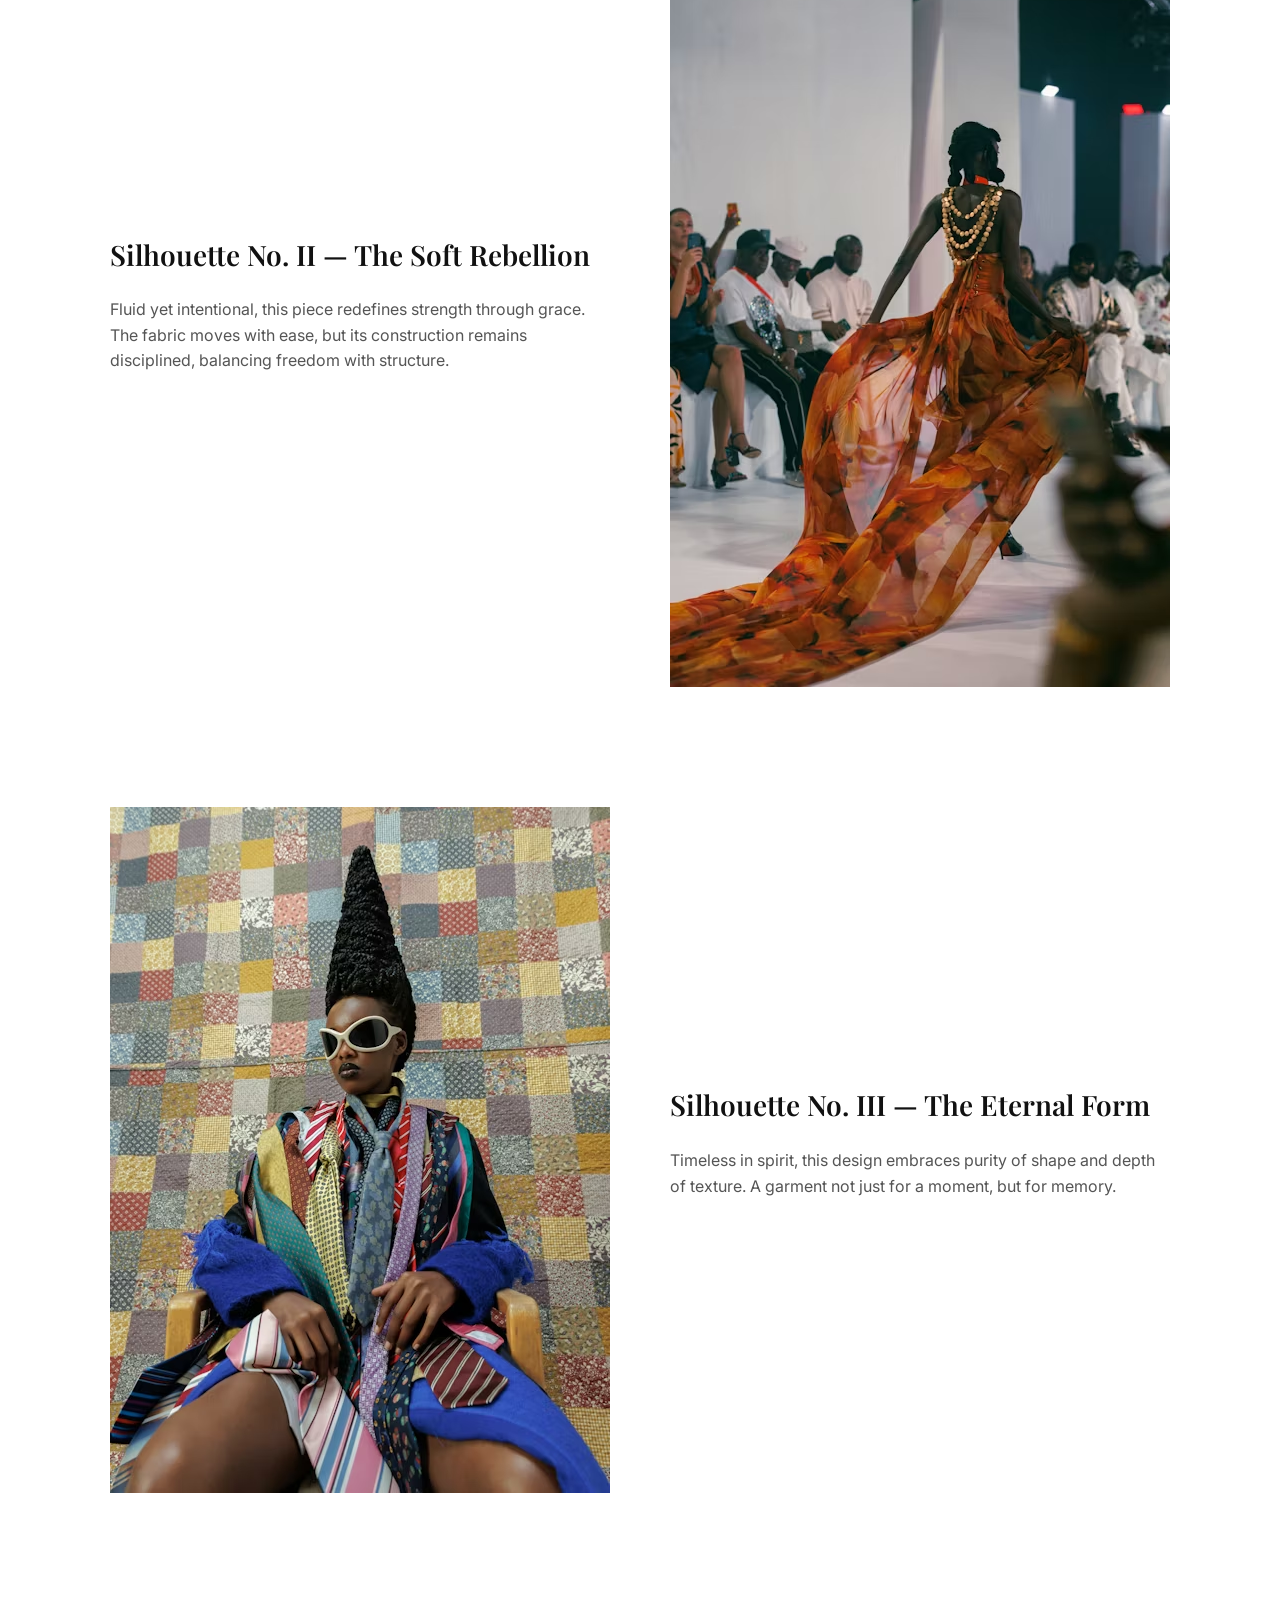
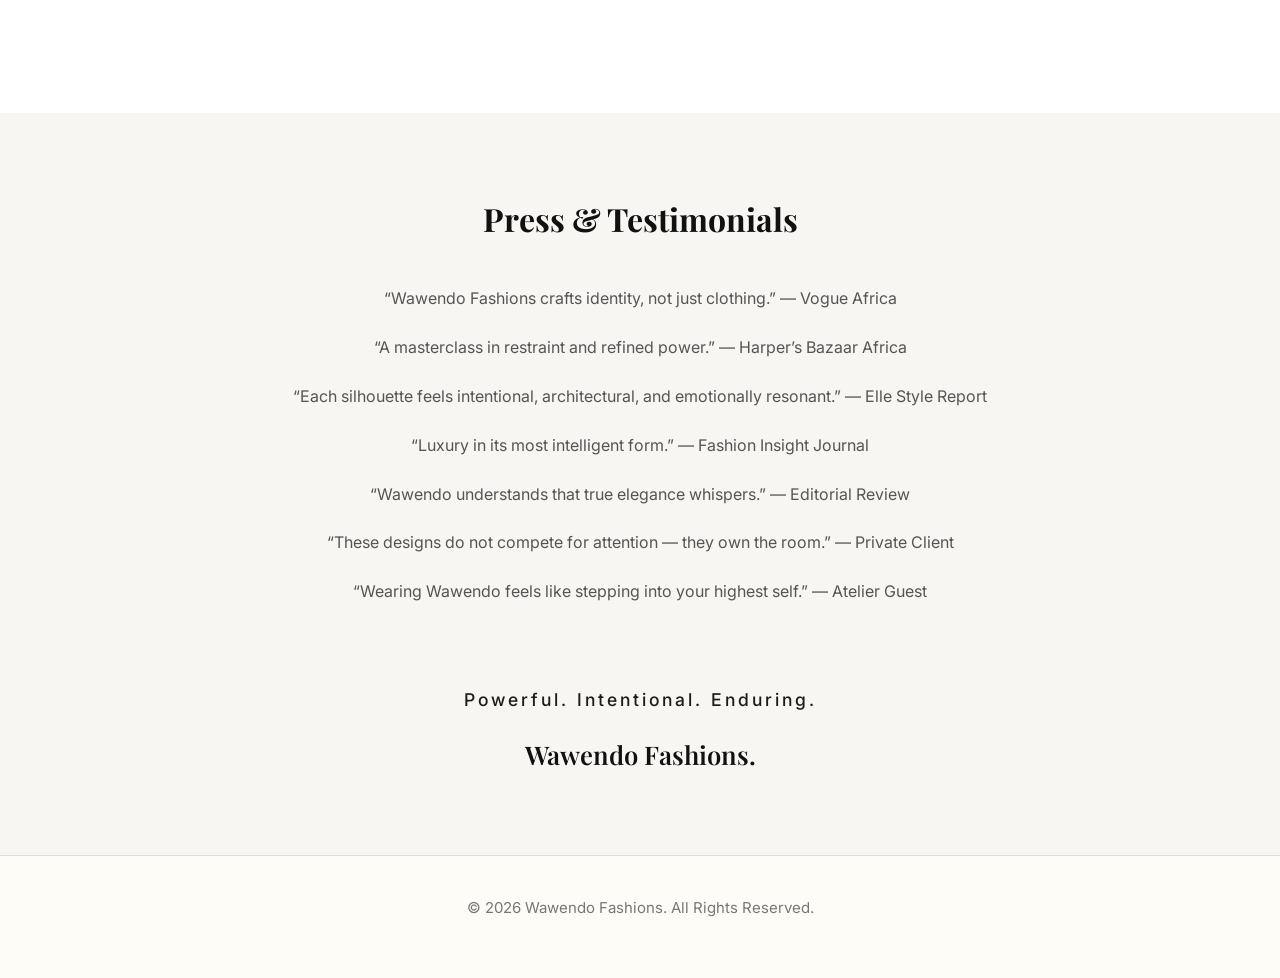
<file: lookbook.html>
<!DOCTYPE html>
<html lang="en">
<head>
  <meta charset="UTF-8">
  <title>Lookbook | Wawendo Fashions</title>
  <meta name="viewport" content="width=device-width, initial-scale=1.0">

  <!-- Google Fonts -->
  <link href="https://fonts.googleapis.com/css2?family=Playfair+Display:wght@400;500;600;700&family=Inter:wght@300;400;500&display=swap" rel="stylesheet">

  <link rel="stylesheet" href="styles.css">
</head>
<body>

  <!-- =========================
       HEADER / NAVIGATION
  ========================== -->
  <header class="header">
    <div class="container nav-container">

      <div class="logo">
        <a href="index.html">Wawendo</a>
      </div>

      <nav>
        <ul class="nav-links">
          <li><a href="index.html">Home</a></li>
          <li><a href="collections.html">Collections</a></li>
          <li><a href="lookbook.html" class="active">Lookbook</a></li>
          <li><a href="contact.html">Contact</a></li>
        </ul>
      </nav>

      <!-- Mobile Toggle -->
      <div id="menu-toggle" class="menu-toggle">☰</div>

    </div>
  </header>

  <!-- =========================
       LOOKBOOK INTRO
  ========================== -->
  <section class="lookbook-intro">
    <div class="container">
      <h1>LOOKBOOK</h1>
      <h2>Wawendo Fashions</h2>

      <p>
        There is a quiet power in restraint. In silhouettes that speak without raising their voice.
        In fabric that moves like memory — deliberate, fluid, undeniable. This collection by
        Wawendo Fashions is an exploration of identity shaped through precision and softness in equal measure.
      </p>

      <p>
        Each piece is composed with intention. Structure meets grace. Strength meets vulnerability.
        The result is not merely clothing, but presence — worn, felt, remembered.
      </p>

      <p class="highlight-line">
        This is fashion that does not chase attention. It commands it.
      </p>
    </div>
  </section>

  <!-- =========================
       FEATURED LOOKS WITH SCROLL EFFECT
  ========================== -->
  <section class="featured-looks">
    <div class="container">

      <!-- Look 1 -->
      <div class="look-item">
        <div class="look-image">
          <img src="look1.avif" alt="Silhouette No. I - The Quiet Authority">
        </div>
        <div class="look-text image-text">
          <h3>Silhouette No. I — The Quiet Authority</h3>
          <p>
            A study in controlled elegance. The lines are deliberate, sculpting form without confinement,
            allowing movement to become part of the design itself. There is a sense of composure in every seam
            — an unspoken confidence that does not need embellishment.
          </p>
        </div>
      </div>

      <!-- Look 2 -->
      <div class="look-item reverse">
        <div class="look-image">
          <img src="look2.avif" alt="Silhouette No. II - The Soft Rebellion">
        </div>
        <div class="look-text image-text">
          <h3>Silhouette No. II — The Soft Rebellion</h3>
          <p>
            Fluid yet intentional, this piece redefines strength through grace. The fabric moves with ease,
            but its construction remains disciplined, balancing freedom with structure.
          </p>
        </div>
      </div>

      <!-- Look 3 -->
      <div class="look-item">
        <div class="look-image">
          <img src="look3.avif" alt="Silhouette No. III - The Eternal Form">
        </div>
        <div class="look-text image-text">
          <h3>Silhouette No. III — The Eternal Form</h3>
          <p>
            Timeless in spirit, this design embraces purity of shape and depth of texture.
            A garment not just for a moment, but for memory.
          </p>
        </div>
      </div>

    </div>
  </section>

  <!-- =========================
       PRESS & TESTIMONIALS
  ========================== -->
  <section class="press-section">
    <div class="container">
      <h2>Press & Testimonials</h2>

      <div class="quotes">
        <p>“Wawendo Fashions crafts identity, not just clothing.” — Vogue Africa</p>
        <p>“A masterclass in restraint and refined power.” — Harper’s Bazaar Africa</p>
        <p>“Each silhouette feels intentional, architectural, and emotionally resonant.” — Elle Style Report</p>
        <p>“Luxury in its most intelligent form.” — Fashion Insight Journal</p>
        <p>“Wawendo understands that true elegance whispers.” — Editorial Review</p>
        <p>“These designs do not compete for attention — they own the room.” — Private Client</p>
        <p>“Wearing Wawendo feels like stepping into your highest self.” — Atelier Guest</p>
      </div>

      <div class="closing-statement">
        <p>Powerful. Intentional. Enduring.</p>
        <h3>Wawendo Fashions.</h3>
      </div>
    </div>
  </section>

  <!-- =========================
       FOOTER
  ========================== -->
  <footer class="footer">
    <div class="container">
      <p>© 2026 Wawendo Fashions. All Rights Reserved.</p>
    </div>
  </footer>

  <!-- JS FILE -->
  <script src="main.js"></script>

</body>
</html>
</file>
<file: styles.css>
/* =========================
   GLOBAL RESET
========================= */

* {
    margin: 0;
    padding: 0;
    box-sizing: border-box;
}

body {
    font-family: 'Inter', sans-serif;
    background-color: #f5f1ea;
    color: #1a1a1a;
    line-height: 1.6;
}

img {
    width: 100%;
    display: block;
}

a {
    text-decoration: none;
    color: inherit;
}

.container {
    width: 90%;
    max-width: 1200px;
    margin: 0 auto;
}


/* =========================
   HEADER / NAVIGATION
========================= */

.header {
    position: fixed;
    width: 100%;
    top: 0;
    left: 0;
    background: rgba(245, 241, 234, 0.95);
    backdrop-filter: blur(6px);
    z-index: 1000;
    padding: 20px 0;
}

.nav-container {
    display: flex;
    justify-content: space-between;
    align-items: center;
}

.logo a {
    font-family: 'Playfair Display', serif;
    font-size: 24px;
    font-weight: 600;
    letter-spacing: 1px;
}

.nav-links {
    list-style: none;
    display: flex;
    gap: 40px;
}

.nav-links li a {
    font-size: 14px;
    letter-spacing: 1px;
    transition: 0.3s ease;
}

.nav-links li a:hover {
    opacity: 0.6;
}

.nav-cta {
    border-bottom: 1px solid #1a1a1a;
}

.menu-toggle {
    display: none;
    font-size: 26px;
    cursor: pointer;
}


/* =========================
   HERO SECTION
========================= */

.hero {
    height: 100vh;
    background: url('homepagemain.avif') no-repeat center center/cover;
    position: relative;
    display: flex;
    align-items: center;
    justify-content: center;
}

.hero-overlay {
    background: rgba(0, 0, 0, 0.35);
    width: 100%;
    height: 100%;
    display: flex;
    align-items: center;
    justify-content: center;
}

.hero-content {
    text-align: center;
    color: #ffffff;
    max-width: 800px;
    padding: 20px;
}

.hero-content h1 {
    font-family: 'Playfair Display', serif;
    font-size: 52px;
    font-weight: 600;
    line-height: 1.2;
    margin-bottom: 30px;
}


/* =========================
   BUTTONS
========================= */

.btn-primary {
    display: inline-block;
    padding: 12px 32px;
    border: 1px solid #ffffff;
    color: #ffffff;
    font-size: 14px;
    letter-spacing: 1px;
    transition: 0.3s ease;
}

.btn-primary:hover {
    background: #ffffff;
    color: #000;
}

.btn-outline {
    display: inline-block;
    padding: 12px 28px;
    border: 1px solid #1a1a1a;
    font-size: 14px;
    letter-spacing: 1px;
    transition: 0.3s ease;
}

.btn-outline:hover {
    background: #1a1a1a;
    color: #ffffff;
}

.btn-text {
    font-size: 14px;
    letter-spacing: 1px;
    margin-top: 15px;
    display: inline-block;
    border-bottom: 1px solid transparent;
    transition: 0.3s ease;
}

.btn-text:hover {
    border-bottom: 1px solid #1a1a1a;
}


/* =========================
   FEATURED COLLECTION
========================= */

.featured-collections {
    padding: 120px 0;
    background: #ffffff;
}

.section-title {
    font-family: 'Playfair Display', serif;
    font-size: 36px;
    text-align: center;
    margin-bottom: 60px;
}

.collection-grid {
    display: grid;
    grid-template-columns: repeat(2, 1fr);
    gap: 40px;
}

.collection-item img {
    transition: 0.4s ease;
}

.collection-item:hover img {
    transform: scale(1.03);
}

.collection-link {
    text-align: center;
    margin-top: 60px;
}


/* =========================
   ABOUT PREVIEW
========================= */

.about-preview {
    padding: 120px 0;
    background: #f5f1ea;
}

.about-grid {
    display: grid;
    grid-template-columns: 1fr 1fr;
    gap: 60px;
    align-items: center;
}

.about-text h2 {
    font-family: 'Playfair Display', serif;
    font-size: 36px;
    margin-bottom: 20px;
}

.about-text p {
    font-size: 16px;
    margin-bottom: 20px;
}


/* =========================
   TESTIMONIAL
========================= */

.testimonial {
    padding: 120px 0;
    background: #1a1a1a;
    color: #ffffff;
    text-align: center;
}

.testimonial blockquote {
    font-family: 'Playfair Display', serif;
    font-size: 28px;
    max-width: 700px;
    margin: auto;
    line-height: 1.4;
}


/* =========================
   CTA SECTION
========================= */

.cta-section {
    padding: 120px 0;
    background: #e8dfd3;
    text-align: center;
}

.cta-content h2 {
    font-family: 'Playfair Display', serif;
    font-size: 36px;
    margin-bottom: 30px;
}


/* =========================
   FOOTER
========================= */

.footer {
    padding: 40px 0;
    background: #ffffff;
    border-top: 1px solid #ddd;
}

.footer-content {
    display: flex;
    justify-content: space-between;
    align-items: center;
    flex-wrap: wrap;
    gap: 20px;
}

.footer-content p {
    font-size: 14px;
}

.social-links {
    display: flex;
    gap: 20px;
}

.social-links a {
    font-size: 14px;
    transition: 0.3s ease;
}

.social-links a:hover {
    opacity: 0.6;
}


/* =========================
   RESPONSIVE DESIGN
========================= */

@media (max-width: 992px) {

    .hero-content h1 {
        font-size: 40px;
    }

    .about-grid {
        grid-template-columns: 1fr;
        text-align: center;
    }

    .collection-grid {
        grid-template-columns: 1fr;
    }

}

@media (max-width: 768px) {

    .nav-links {
        position: absolute;
        top: 80px;
        right: 0;
        background: #f5f1ea;
        width: 100%;
        flex-direction: column;
        text-align: center;
        padding: 30px 0;
        display: none;
    }

    .nav-links.active {
        display: flex;
    }

    .menu-toggle {
        display: block;
    }

    .hero-content h1 {
        font-size: 32px;
    }

    .section-title {
        font-size: 28px;
    }

    .cta-content h2 {
        font-size: 28px;
    }

}

@media (max-width: 480px) {

    .hero-content h1 {
        font-size: 26px;
    }

    .btn-primary,
    .btn-outline {
        padding: 10px 22px;
        font-size: 12px;
    }

}
/* =========================
   ABOUT PAGE REFINED STYLING
========================= */

/* HERO SECTION */

.about-hero-section {
    padding: 160px 0 100px 0;
    background: #ffffff;
}

.about-hero-grid {
    display: grid;
    grid-template-columns: 0.9fr 1.1fr;
    gap: 70px;
    align-items: center;
}

/* CONTROL IMAGE SIZE */
.about-hero-image img {
    width: 100%;
    max-width: 420px;   /* smaller portrait */
    height: auto;
    object-fit: cover;
}

/* TYPOGRAPHY */

.about-hero-text h1 {
    font-family: 'Playfair Display', serif;
    font-size: 40px;
    margin-bottom: 8px;
}

.subtitle {
    font-size: 14px;
    letter-spacing: 3px;
    text-transform: uppercase;
    color: #888;
    margin-bottom: 25px;
}

.about-hero-text p {
    font-size: 15px;
    line-height: 1.9;
    margin-bottom: 18px;
    max-width: 520px;
}


/* =========================
   GENERAL TEXT SECTIONS
========================= */

.about-section {
    padding: 100px 0;
    background: #f5f1ea;
}

.final-section {
    background: #ffffff;
}

.narrow-container {
    max-width: 750px;
    margin: 0 auto;
}

.about-section p {
    font-size: 15px;
    line-height: 1.9;
    margin-bottom: 18px;
}

.about-section ul {
    margin-top: 20px;
    padding-left: 18px;
}

.about-section ul li {
    margin-bottom: 10px;
    font-size: 15px;
}


/* =========================
   STUDIO SECTION
========================= */

.studio-section {
    padding: 100px 0;
    background: #ffffff;
}

.studio-section .about-hero-grid {
    grid-template-columns: 1.1fr 0.9fr;
}

.studio-text h2 {
    font-family: 'Playfair Display', serif;
    font-size: 32px;
    margin-bottom: 20px;
}

.studio-text p {
    font-size: 15px;
    line-height: 1.9;
    margin-bottom: 18px;
}

/* Smaller Studio Image */
.studio-image img {
    width: 100%;
    max-width: 450px;
    height: auto;
}


/* =========================
   PHILOSOPHY SECTION
========================= */

.philosophy-section {
    padding: 100px 0;
    background: #f5f1ea;
}

.philosophy-grid {
    display: grid;
    grid-template-columns: 1fr 1fr;
    gap: 70px;
    align-items: start;
}

/* CONTROL THESE IMAGES */
.philosophy-images img {
    width: 100%;
    max-width: 380px;
    height: auto;
    margin-bottom: 25px;
}

.philosophy-text p {
    font-size: 15px;
    line-height: 1.9;
    margin-bottom: 18px;
}

.philosophy-text ul {
    margin-top: 15px;
    padding-left: 18px;
}

.philosophy-text ul li {
    margin-bottom: 8px;
    font-size: 15px;
}


/* =========================
   SECTION TITLES
========================= */

.section-title {
    font-family: 'Playfair Display', serif;
    font-size: 32px;
    text-align: center;
    margin-bottom: 50px;
}


/* =========================
   RESPONSIVE DESIGN
========================= */

@media (max-width: 992px) {

    .about-hero-grid,
    .studio-section .about-hero-grid,
    .philosophy-grid {
        grid-template-columns: 1fr;
        text-align: center;
        gap: 50px;
    }

    .about-hero-image img,
    .studio-image img,
    .philosophy-images img {
        margin: 0 auto;
    }

    .about-hero-text p {
        margin-left: auto;
        margin-right: auto;
    }
}

@media (max-width: 768px) {

    .about-hero-section {
        padding: 130px 0 80px 0;
    }

    .about-section,
    .studio-section,
    .philosophy-section {
        padding: 80px 0;
    }

    .about-hero-text h1 {
        font-size: 30px;
    }

    .section-title {
        font-size: 26px;
    }
}

@media (max-width: 480px) {

    .about-hero-text h1 {
        font-size: 24px;
    }

    .subtitle {
        font-size: 12px;
        letter-spacing: 2px;
    }
}

/* =========================
   COLLECTIONS PAGE STYLING
========================= */

/* GLOBAL TYPOGRAPHY */

body {
    font-family: 'Inter', sans-serif;
    color: #222;
    line-height: 1.8;
    background: #fefcf9;
}

h1, h2, h3, h4 {
    font-family: 'Playfair Display', serif;
    font-weight: 600;
    color: #111;
}

p {
    font-size: 15px;
    margin-bottom: 18px;
}

/* =========================
   HERO / COLLECTION INTRO
========================= */

.collection-hero-section {
    padding: 140px 0 80px 0;
    text-align: center;
}

.collection-hero-section .section-title {
    font-size: 42px;
    margin-bottom: 15px;
}

.collection-hero-section .collection-name {
    font-size: 28px;
    margin-bottom: 20px;
    font-style: italic;
    color: #555;
}

.collection-hero-section p {
    max-width: 720px;
    margin: 10px auto;
}

/* =========================
   IMAGE BLOCKS
========================= */

.collection-image-section {
    padding: 100px 0;
    background: #ffffff;
}

.image-block {
    display: grid;
    grid-template-columns: 1fr 1fr;
    gap: 50px;
    align-items: start;
    margin-bottom: 80px;
    position: relative;
}

.collection-img {
    width: 100%;
    max-width: 500px;
    height: auto;
    border-radius: 4px;
    box-shadow: 0 20px 35px rgba(0,0,0,0.08);
    transition: transform 0.6s ease, filter 0.6s ease;
}

.collection-img:hover {
    transform: scale(1.03);
    filter: brightness(1.05);
}

/* =========================
   IMAGE SIDEBAR ANNOTATIONS
========================= */

.image-block::after {
    content: attr(data-keywords);
    position: absolute;
    top: 15%;
    right: -15%;
    font-family: 'Playfair Display', serif;
    font-size: 20px;
    font-weight: 600;
    color: #d4af37; /* subtle gold accent */
    opacity: 0.3;
    transform: rotate(-90deg);
    white-space: nowrap;
    pointer-events: none;
}

/* =========================
   TEXT BLOCKS
========================= */

.image-block h3 {
    font-size: 28px;
    margin-bottom: 5px;
}

.image-block .image-subtitle {
    font-size: 16px;
    font-style: italic;
    margin-bottom: 20px;
    color: #555;
}

.image-block h4 {
    font-size: 18px;
    margin-top: 20px;
    margin-bottom: 10px;
    color: #333;
}

.image-block p {
    font-size: 15px;
    line-height: 1.8;
    color: #444;
}

/* =========================
   PHILOSOPHY SECTION
========================= */

.collection-philosophy-section {
    padding: 80px 0 120px 0;
    background: #f5f1ea;
    text-align: center;
}

.collection-philosophy-section .section-title {
    font-size: 36px;
    margin-bottom: 50px;
}

.collection-philosophy-section p {
    max-width: 750px;
    margin: 0 auto 20px auto;
    font-size: 15px;
}

/* =========================
   RESPONSIVE DESIGN
========================= */

@media (max-width: 992px) {
    .image-block {
        grid-template-columns: 1fr;
        gap: 50px;
    }
    .image-block::after {
        display: none; /* hide side keywords on tablet/mobile */
    }
}

@media (max-width: 768px) {
    .collection-hero-section .section-title {
        font-size: 36px;
    }
    .collection-hero-section .collection-name {
        font-size: 22px;
    }
}

@media (max-width: 480px) {
    .collection-hero-section .section-title {
        font-size: 28px;
    }
    .collection-hero-section .collection-name {
        font-size: 20px;
    }
    .image-block {
        margin-bottom: 60px;
    }
}
.image-text {
    opacity: 0;
    transform: translateY(50px);
    transition: all 0.8s ease-out;
}

.image-text.active {
    opacity: 1;
    transform: translateY(0);
}

/* =========================
   GLOBAL RESET
========================= */

* {
    margin: 0;
    padding: 0;
    box-sizing: border-box;
}

body {
    font-family: 'Inter', sans-serif;
    background-color: #f8f6f2;
    color: #111;
    line-height: 1.8;
    overflow-x: hidden;
}

.container {
    width: 90%;
    max-width: 1200px;
    margin: auto;
}


/* =========================
   LOOKBOOK INTRO SECTION
========================= */

.lookbook-intro {
    padding: 120px 0;
    text-align: center;
    background: #f8f6f2;
}

.lookbook-intro h1 {
    font-family: 'Playfair Display', serif;
    font-size: 48px;
    letter-spacing: 6px;
    margin-bottom: 10px;
}

.lookbook-intro h2 {
    font-family: 'Playfair Display', serif;
    font-weight: 400;
    font-size: 22px;
    margin-bottom: 40px;
    color: #666;
}

.lookbook-intro p {
    max-width: 750px;
    margin: 0 auto 20px auto;
    font-size: 17px;
    color: #444;
}

.highlight-line {
    font-weight: 500;
    font-size: 18px;
    margin-top: 30px;
    letter-spacing: 1px;
}


/* =========================
   FEATURED LOOKS SECTION
========================= */

.featured-looks {
    padding: 100px 0;
    background: #fff;
}

.look-item {
    display: flex;
    align-items: center;
    gap: 60px;
    margin-bottom: 120px;
}

.look-item.reverse {
    flex-direction: row-reverse;
}

.look-image {
    flex: 1;
    overflow: hidden;
}

.look-image img {
    width: 100%;
    height: auto;
    display: block;
    transition: transform 0.8s ease;
}

.look-image img:hover {
    transform: scale(1.05);
}

.look-text {
    flex: 1;
}

.look-text h3 {
    font-family: 'Playfair Display', serif;
    font-size: 28px;
    margin-bottom: 20px;
}

.look-text p {
    font-size: 16px;
    color: #555;
}


/* =========================
   PRESS SECTION
========================= */

.press-section {
    padding: 140px 0;
    background: #f8f6f2;
    text-align: center;
}

.press-section h2 {
    font-family: 'Playfair Display', serif;
    font-size: 36px;
    margin-bottom: 60px;
}

.quotes p {
    font-size: 20px;
    font-family: 'Playfair Display', serif;
    margin-bottom: 30px;
    max-width: 850px;
    margin-left: auto;
    margin-right: auto;
    color: #222;
    transition: transform 0.3s ease;
}

.quotes p:hover {
    transform: translateY(-5px);
}

.closing-statement {
    margin-top: 80px;
}

.closing-statement p {
    font-size: 22px;
    letter-spacing: 3px;
    margin-bottom: 20px;
}

.closing-statement h3 {
    font-family: 'Playfair Display', serif;
    font-size: 28px;
    font-weight: 600;
}


/* =========================
   FADE IN ANIMATION
========================= */

.look-item,
.lookbook-intro,
.press-section {
    opacity: 0;
    transform: translateY(40px);
    animation: fadeUp 1s ease forwards;
}

.look-item:nth-child(1) {
    animation-delay: 0.2s;
}

.look-item:nth-child(2) {
    animation-delay: 0.4s;
}

.look-item:nth-child(3) {
    animation-delay: 0.6s;
}

@keyframes fadeUp {
    to {
        opacity: 1;
        transform: translateY(0);
    }
}


/* =========================
   RESPONSIVE DESIGN
========================= */

@media (max-width: 992px) {

    .look-item {
        flex-direction: column;
        gap: 40px;
        margin-bottom: 80px;
    }

    .look-item.reverse {
        flex-direction: column;
    }

    .lookbook-intro h1 {
        font-size: 36px;
    }

    .look-text h3 {
        font-size: 24px;
    }

    .quotes p {
        font-size: 18px;
    }
}

@media (max-width: 600px) {

    .lookbook-intro {
        padding: 80px 0;
    }

    .featured-looks {
        padding: 60px 0;
    }

    .press-section {
        padding: 80px 0;
    }

    .lookbook-intro h1 {
        font-size: 28px;
        letter-spacing: 3px;
    }

    .lookbook-intro h2 {
        font-size: 18px;
    }

    .look-text h3 {
        font-size: 20px;
    }

    .closing-statement p {
        font-size: 18px;
    }
}

/* =========================
   GLOBAL STYLES
========================= */

* {
  box-sizing: border-box;
  margin: 0;
  padding: 0;
}

body {
  font-family: 'Inter', sans-serif;
  color: #1c1c1c;
  background-color: #fefcf6;
  line-height: 1.6;
}

a {
  text-decoration: none;
  color: inherit;
}

.container {
  max-width: 1100px;
  margin: 0 auto;
  padding: 0 20px;
}

/* =========================
   HEADER
========================= */
.header {
  width: 100%;
  padding: 20px 0;
  position: fixed;
  top: 0;
  left: 0;
  background-color: #fefcf6;
  z-index: 1000;
  transition: all 0.3s ease;
}

.nav-container {
  display: flex;
  justify-content: space-between;
  align-items: center;
}

.logo a {
  font-family: 'Playfair Display', serif;
  font-size: 1.8rem;
  font-weight: 700;
  letter-spacing: 1px;
  color: #1c1c1c;
}

.nav-links {
  display: flex;
  gap: 25px;
  list-style: none;
}

.nav-links a {
  font-family: 'Inter', sans-serif;
  font-weight: 500;
  padding: 5px 0;
  transition: all 0.3s ease;
}

.nav-links a:hover,
.nav-links a.active {
  border-bottom: 2px solid #bfa982;
}

/* Mobile Nav */
.menu-toggle {
  display: none;
  font-size: 1.8rem;
  cursor: pointer;
}

/* =========================
   HERO / INTRO SECTION
========================= */
.contact-hero {
  padding: 160px 0 80px;
  text-align: center;
  background-color: #fefcf6;
}

.contact-hero h1 {
  font-family: 'Playfair Display', serif;
  font-size: 3rem;
  font-weight: 700;
  letter-spacing: 1px;
  margin-bottom: 20px;
}

.contact-hero p {
  font-family: 'Inter', sans-serif;
  font-size: 1.1rem;
  max-width: 700px;
  margin: 0 auto;
  line-height: 1.8;
  color: #333;
}

/* =========================
   CONTACT INFO SECTION
========================= */
.contact-info {
  padding: 80px 0;
  display: flex;
  justify-content: center;
  gap: 50px;
  flex-wrap: wrap;
  text-align: center;
}

.info-item h3 {
  font-family: 'Playfair Display', serif;
  font-size: 1.4rem;
  font-weight: 600;
  margin-bottom: 10px;
}

.info-item p {
  font-family: 'Inter', sans-serif;
  font-size: 1rem;
  line-height: 1.6;
  color: #555;
}

/* =========================
   CONTACT FORM SECTION
========================= */
.contact-form-section {
  padding: 80px 0;
}

.contact-form {
  max-width: 700px;
  margin: 0 auto;
  display: flex;
  flex-direction: column;
  gap: 25px;
}

.contact-form .form-row {
  display: flex;
  gap: 20px;
  flex-wrap: wrap;
}

.contact-form input,
.contact-form select,
.contact-form textarea {
  flex: 1;
  padding: 15px 20px;
  border: 1px solid #dcd4c9;
  border-radius: 4px;
  font-family: 'Inter', sans-serif;
  font-size: 1rem;
  transition: all 0.3s ease;
  background-color: #fcfaf3;
}

.contact-form input:focus,
.contact-form select:focus,
.contact-form textarea:focus {
  border-color: #bfa982;
  outline: none;
}

.contact-form textarea {
  resize: vertical;
}

.contact-form button {
  padding: 15px 30px;
  border: 2px solid #bfa982;
  background-color: transparent;
  font-family: 'Playfair Display', serif;
  font-size: 1.1rem;
  font-weight: 600;
  letter-spacing: 0.5px;
  cursor: pointer;
  transition: all 0.3s ease;
}

.contact-form button:hover {
  background-color: #bfa982;
  color: #fff;
  border-color: #bfa982;
}

/* Center the submit button */
.submit-row {
  justify-content: center;
  display: flex;
}

/* =========================
   PRESS / TESTIMONIAL SECTION
========================= */
.press-section {
  padding: 80px 20px;
  text-align: center;
}

.press-section h2 {
  font-family: 'Playfair Display', serif;
  font-size: 2rem;
  font-weight: 700;
  margin-bottom: 40px;
}

.press-section .quotes p {
  font-family: 'Inter', sans-serif;
  font-size: 1rem;
  margin-bottom: 20px;
  color: #555;
  max-width: 700px;
  margin-left: auto;
  margin-right: auto;
  line-height: 1.8;
}

.closing-statement p {
  font-size: 1.1rem;
  font-weight: 500;
  margin-top: 30px;
}

.closing-statement h3 {
  font-family: 'Playfair Display', serif;
  font-size: 1.6rem;
  font-weight: 600;
  margin-top: 10px;
}

/* =========================
   FOOTER
========================= */
.footer {
  background-color: #fefcf6;
  text-align: center;
  padding: 40px 0;
  font-family: 'Inter', sans-serif;
  color: #777;
  font-size: 0.9rem;
}

/* =========================
   RESPONSIVE
========================= */
@media (max-width: 900px) {
  .contact-info {
    flex-direction: column;
    gap: 40px;
  }

  .contact-form .form-row {
    flex-direction: column;
  }

  .contact-hero h1 {
    font-size: 2.4rem;
  }
}

@media (max-width: 500px) {
  .contact-hero h1 {
    font-size: 2rem;
  }

  .contact-hero p {
    font-size: 1rem;
  }

  .nav-links {
    display: none;
    flex-direction: column;
    background-color: #fefcf6;
    position: absolute;
    top: 70px;
    right: 20px;
    width: 200px;
    border-radius: 5px;
    padding: 15px;
    box-shadow: 0 4px 15px rgba(0,0,0,0.05);
  }

  .nav-links.active {
    display: flex;
  }

  .menu-toggle {
    display: block;
  }
}

.image-text {
    opacity: 1 !important;
    transform: none !important;
}
</file>
